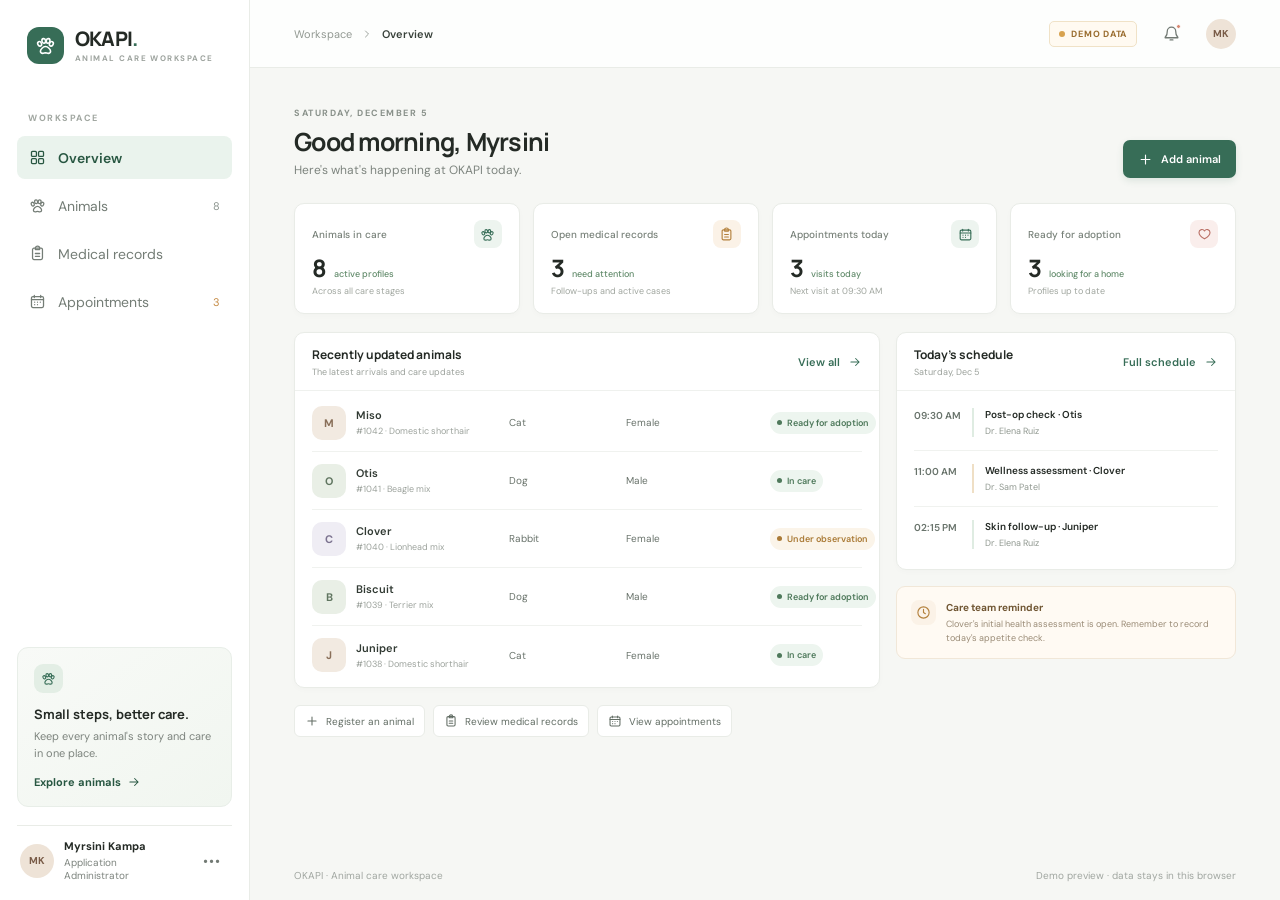
<file: Front-UI/index.html>
<!doctype html>
<html lang="en">
<head>
    <meta charset="utf-8">
    <meta content="width=device-width, initial-scale=1" name="viewport">
    <meta content="#f6f7f4" name="theme-color">
    <meta content="Every animal deserves a better tomorrow. We build the tools to make it happen." name="description">
    <title>OKAPI — Animal Care workspace</title>
    <link href="https://fonts.googleapis.com" rel="preconnect">
    <link crossorigin href="https://fonts.gstatic.com" rel="preconnect">
    <link href="https://fonts.googleapis.com/css2?family=DM+Sans:wght@400;500;600;700&family=Manrope:wght@400;500;600;700;800&display=swap"
          rel="stylesheet">
    <link href="styles.css" rel="stylesheet">
</head>
<body>
<svg aria-hidden="true" class="icon-library" xmlns="http://www.w3.org/2000/svg">
    <symbol id="i-grid" viewBox="0 0 24 24">
        <rect height="7" rx="1.5" width="7" x="3.5" y="3.5"/>
        <rect height="7" rx="1.5" width="7" x="13.5" y="3.5"/>
        <rect height="7" rx="1.5" width="7" x="3.5" y="13.5"/>
        <rect height="7" rx="1.5" width="7" x="13.5" y="13.5"/>
    </symbol>
    <symbol id="i-paw" viewBox="0 0 24 24">
        <path d="M12 13.2c-2.8 0-5.8 3.2-5.8 5.5 0 1.5 1.2 2.3 2.7 2.3 1.2 0 2-.6 3.1-.6s1.9.6 3.1.6c1.5 0 2.7-.8 2.7-2.3 0-2.3-3-5.5-5.8-5.5Z"/>
        <ellipse cx="5.3" cy="10.1" rx="2.1" ry="2.7" transform="rotate(-25 5.3 10.1)"/>
        <ellipse cx="10" cy="6.8" rx="2.1" ry="2.7" transform="rotate(-8 10 6.8)"/>
        <ellipse cx="15" cy="6.8" rx="2.1" ry="2.7" transform="rotate(8 15 6.8)"/>
        <ellipse cx="18.7" cy="10.1" rx="2.1" ry="2.7" transform="rotate(25 18.7 10.1)"/>
    </symbol>
    <symbol id="i-clipboard" viewBox="0 0 24 24">
        <rect height="16" rx="2" width="14" x="5" y="4.5"/>
        <path d="M9 4.5a3 3 0 0 1 6 0v2H9v-2ZM9 12h6M9 16h6"/>
    </symbol>
    <symbol id="i-calendar" viewBox="0 0 24 24">
        <rect height="15.5" rx="2" width="17" x="3.5" y="5"/>
        <path d="M7.5 3.5v3M16.5 3.5v3M3.5 9.5h17M8 13h.01M12 13h.01M16 13h.01M8 16.5h.01M12 16.5h.01"/>
    </symbol>
    <symbol id="i-search" viewBox="0 0 24 24">
        <circle cx="10.8" cy="10.8" r="6.8"/>
        <path d="m16 16 4.5 4.5"/>
    </symbol>
    <symbol id="i-plus" viewBox="0 0 24 24">
        <path d="M12 5v14M5 12h14"/>
    </symbol>
    <symbol id="i-arrow" viewBox="0 0 24 24">
        <path d="M5 12h14M13 6l6 6-6 6"/>
    </symbol>
    <symbol id="i-bell" viewBox="0 0 24 24">
        <path d="M18 9a6 6 0 0 0-12 0c0 7-3 7-3 9h18c0-2-3-2-3-9ZM10 21h4"/>
    </symbol>
    <symbol id="i-chevron" viewBox="0 0 24 24">
        <path d="m9 18 6-6-6-6"/>
    </symbol>
    <symbol id="i-clock" viewBox="0 0 24 24">
        <circle cx="12" cy="12" r="9"/>
        <path d="M12 7v5l3 2"/>
    </symbol>
    <symbol id="i-heart" viewBox="0 0 24 24">
        <path d="M20.8 8.7c0 5.1-8.8 10.2-8.8 10.2S3.2 13.8 3.2 8.7a4.7 4.7 0 0 1 8.8-2.3 4.7 4.7 0 0 1 8.8 2.3Z"/>
    </symbol>
    <symbol id="i-menu" viewBox="0 0 24 24">
        <path d="M4 7h16M4 12h16M4 17h16"/>
    </symbol>
    <symbol id="i-close" viewBox="0 0 24 24">
        <path d="m6 6 12 12M18 6 6 18"/>
    </symbol>
</svg>

<div class="app-shell">
    <aside class="sidebar" id="sidebar">
        <a aria-label="OKAPI home" class="brand" data-page="dashboard" href="#">
            <span class="brand-mark"><svg class="icon"><use href="#i-paw"/></svg></span>
            <span class="brand-name">OKAPI<span>.</span><small>ANIMAL CARE WORKSPACE</small></span>
        </a>

        <div class="nav-caption">WORKSPACE</div>
        <nav aria-label="Main navigation" class="primary-nav">
            <button class="nav-item is-active" data-page="dashboard">
                <svg class="icon">
                    <use href="#i-grid"/>
                </svg>
                <span>Overview</span></button>
            <button class="nav-item" data-page="animals">
                <svg class="icon">
                    <use href="#i-paw"/>
                </svg>
                <span>Animals</span><span class="nav-count" id="nav-animal-count">8</span></button>
            <button class="nav-item" data-page="medical">
                <svg class="icon">
                    <use href="#i-clipboard"/>
                </svg>
                <span>Medical records</span></button>
            <button class="nav-item" data-page="appointments">
                <svg class="icon">
                    <use href="#i-calendar"/>
                </svg>
                <span>Appointments</span><span class="nav-count nav-count-warm">3</span></button>
        </nav>

        <div class="sidebar-bottom">
            <div class="care-card">
                <div class="care-card-icon">
                    <svg class="icon">
                        <use href="#i-paw"/>
                    </svg>
                </div>
                <p class="care-card-title">Small steps, better care.</p>
                <p class="care-card-copy">Keep every animal's story and care in one place.</p>
                <button class="text-button" data-page="animals">Explore animals
                    <svg class="icon">
                        <use href="#i-arrow"/>
                    </svg>
                </button>
            </div>
            <div class="profile">
                <div class="avatar avatar-user">MK</div>
                <div class="profile-info"><strong>Myrsini Kampa</strong><span>Application Administrator</span></div>
                <button aria-label="Profile options" class="icon-button profile-menu">•••</button>
            </div>
        </div>
    </aside>

    <main class="main-area">
        <header class="topbar">
            <button aria-label="Open navigation" class="icon-button menu-button" id="menu-button">
                <svg class="icon">
                    <use href="#i-menu"/>
                </svg>
            </button>
            <div class="breadcrumb"><span>Workspace</span>
                <svg class="icon">
                    <use href="#i-chevron"/>
                </svg>
                <strong id="page-breadcrumb">Overview</strong></div>
            <div class="topbar-actions">
                <span class="demo-badge"><span></span> DEMO DATA</span>
                <button aria-label="Notifications" class="icon-button notification-button">
                    <svg class="icon">
                        <use href="#i-bell"/>
                    </svg>
                    <i></i></button>
                <div class="avatar avatar-user top-avatar">MK</div>
            </div>
        </header>

        <div aria-live="polite" class="page-content" id="page-content"></div>
        <footer class="page-footer"><span>OKAPI · Animal care workspace</span><span>Demo preview · data stays in this browser</span>
        </footer>
    </main>
</div>

<div class="modal-backdrop" hidden id="animal-modal">
    <section aria-labelledby="modal-title" aria-modal="true" class="modal" role="dialog">
        <div class="modal-header">
            <div><span class="eyebrow">ANIMAL INTAKE</span>
                <h2 id="modal-title">Add an animal</h2></div>
            <button aria-label="Close dialog" class="icon-button" id="close-modal">
                <svg class="icon">
                    <use href="#i-close"/>
                </svg>
            </button>
        </div>
        <p class="modal-copy">Create a profile for a new arrival. This demo saves changes in your browser only.</p>
        <form id="animal-form">
            <label class="field-label" for="animal-name">Animal name <span>*</span></label>
            <input id="animal-name" maxlength="60" name="name" placeholder="e.g. Clover" required>
            <div class="form-grid">
                <div><label class="field-label" for="animal-species">Species <span>*</span></label>
                    <select id="animal-species" name="species" required>
                        <option value="">Select species</option>
                        <option>Dog</option>
                        <option>Cat</option>
                        <option>Rabbit</option>
                        <option>Other</option>
                    </select></div>
                <div><label class="field-label" for="animal-sex">Sex</label>
                    <select id="animal-sex" name="sex">
                        <option value="">Not specified</option>
                        <option>Female</option>
                        <option>Male</option>
                    </select></div>
            </div>
            <div class="form-grid">
                <div><label class="field-label" for="animal-breed">Breed</label><input id="animal-breed" maxlength="60"
                                                                                       name="breed"
                                                                                       placeholder="e.g. Mixed"></div>
                <div><label class="field-label" for="animal-intake">Intake date</label><input id="animal-intake"
                                                                                              name="intakeDate"
                                                                                              type="date"></div>
            </div>
            <label class="field-label" for="animal-microchip">Microchip number</label>
            <input id="animal-microchip" maxlength="40" name="microchip" placeholder="Optional">
            <div class="form-actions">
                <button class="button button-quiet" id="cancel-modal" type="button">Cancel</button>
                <button class="button button-primary" type="submit">
                    <svg class="icon">
                        <use href="#i-plus"/>
                    </svg>
                    Add animal
                </button>
            </div>
        </form>
    </section>
</div>
<div aria-live="polite" class="toast" id="toast" role="status"></div>
<script src="app.js"></script>
</body>
</html>
</file>
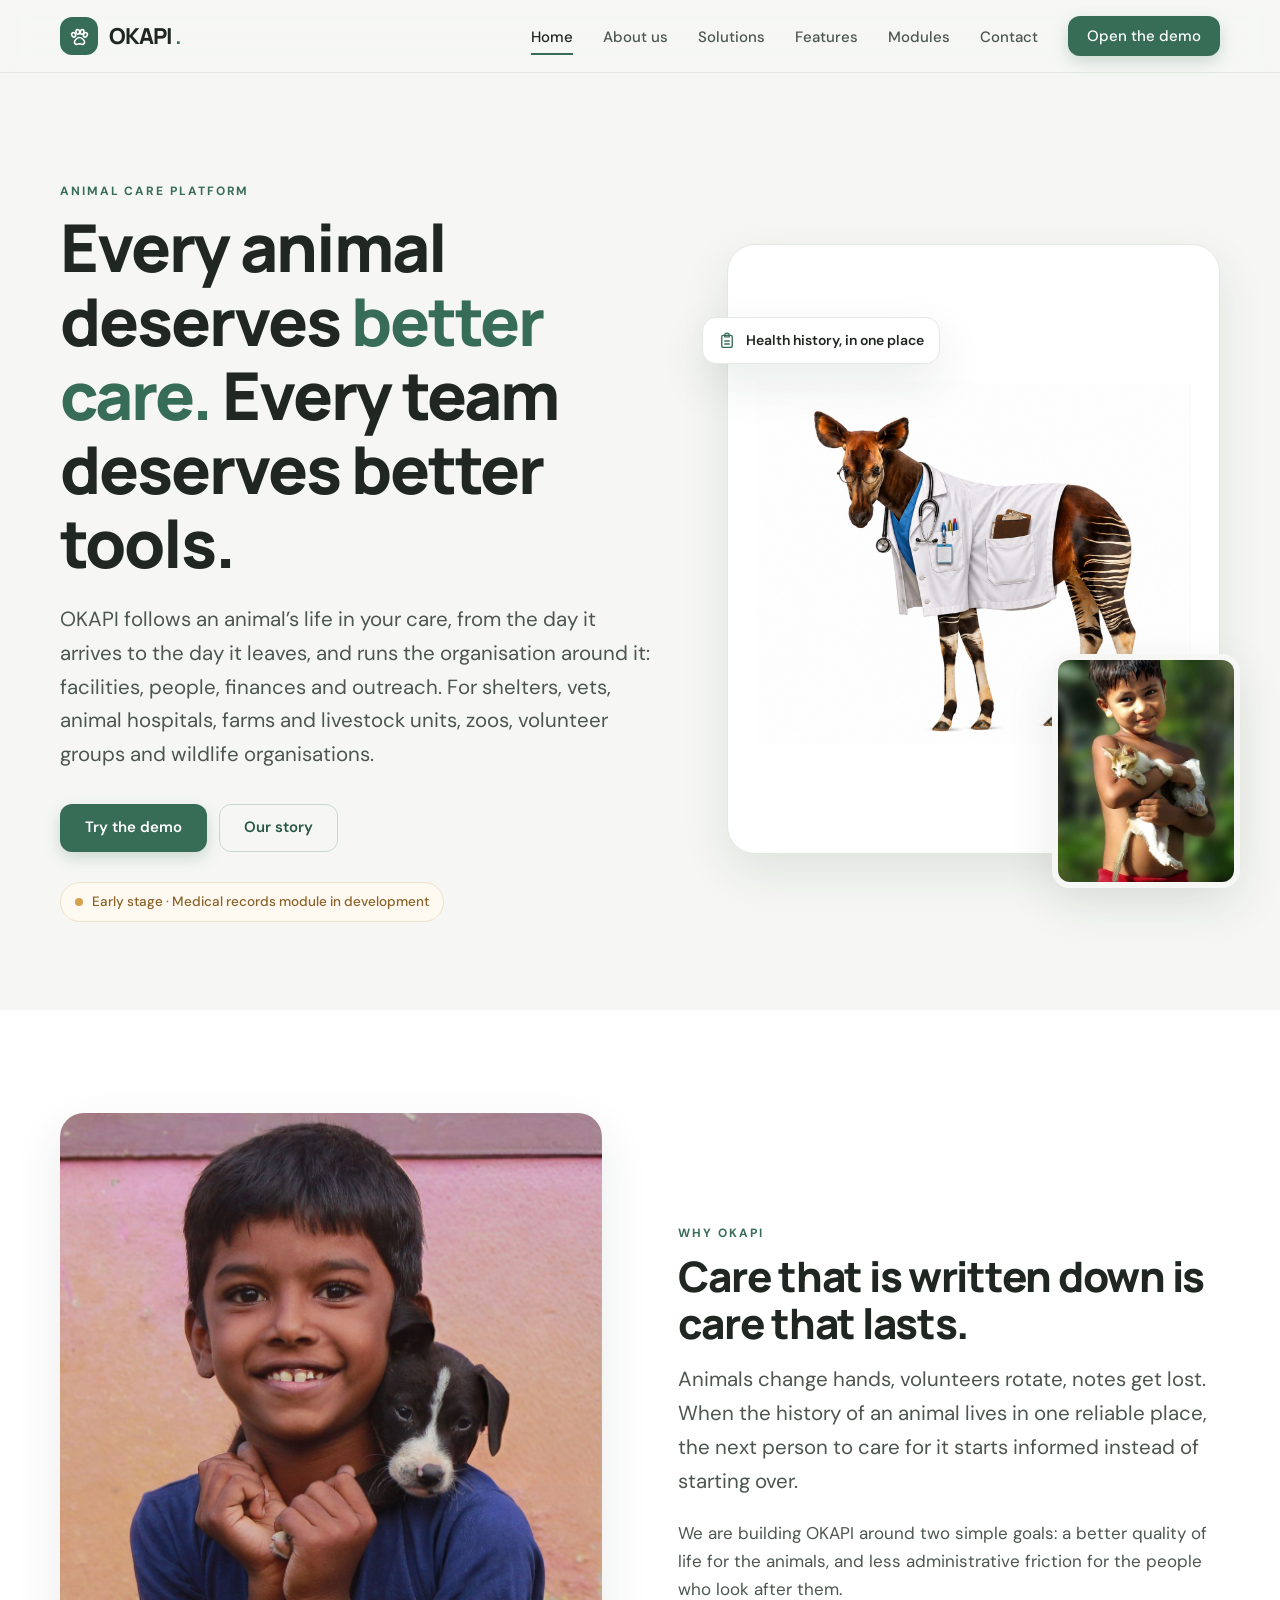
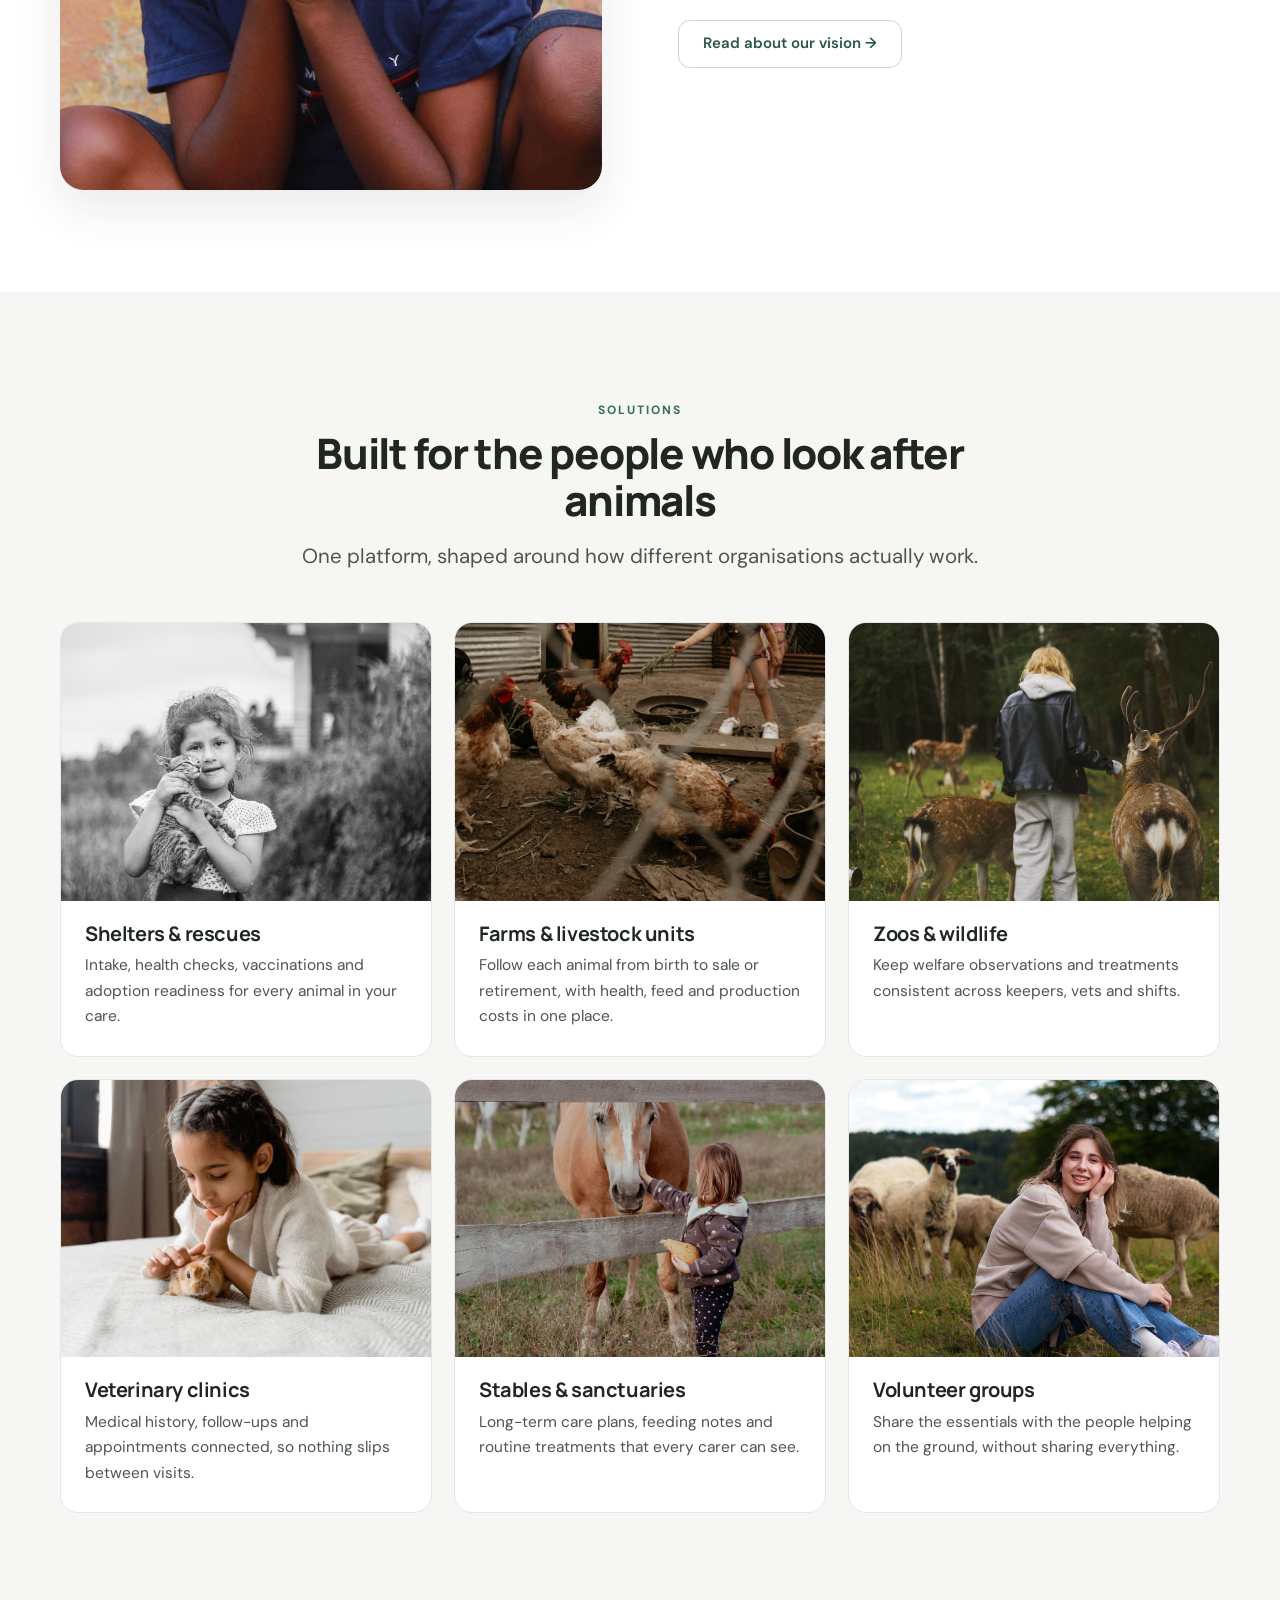
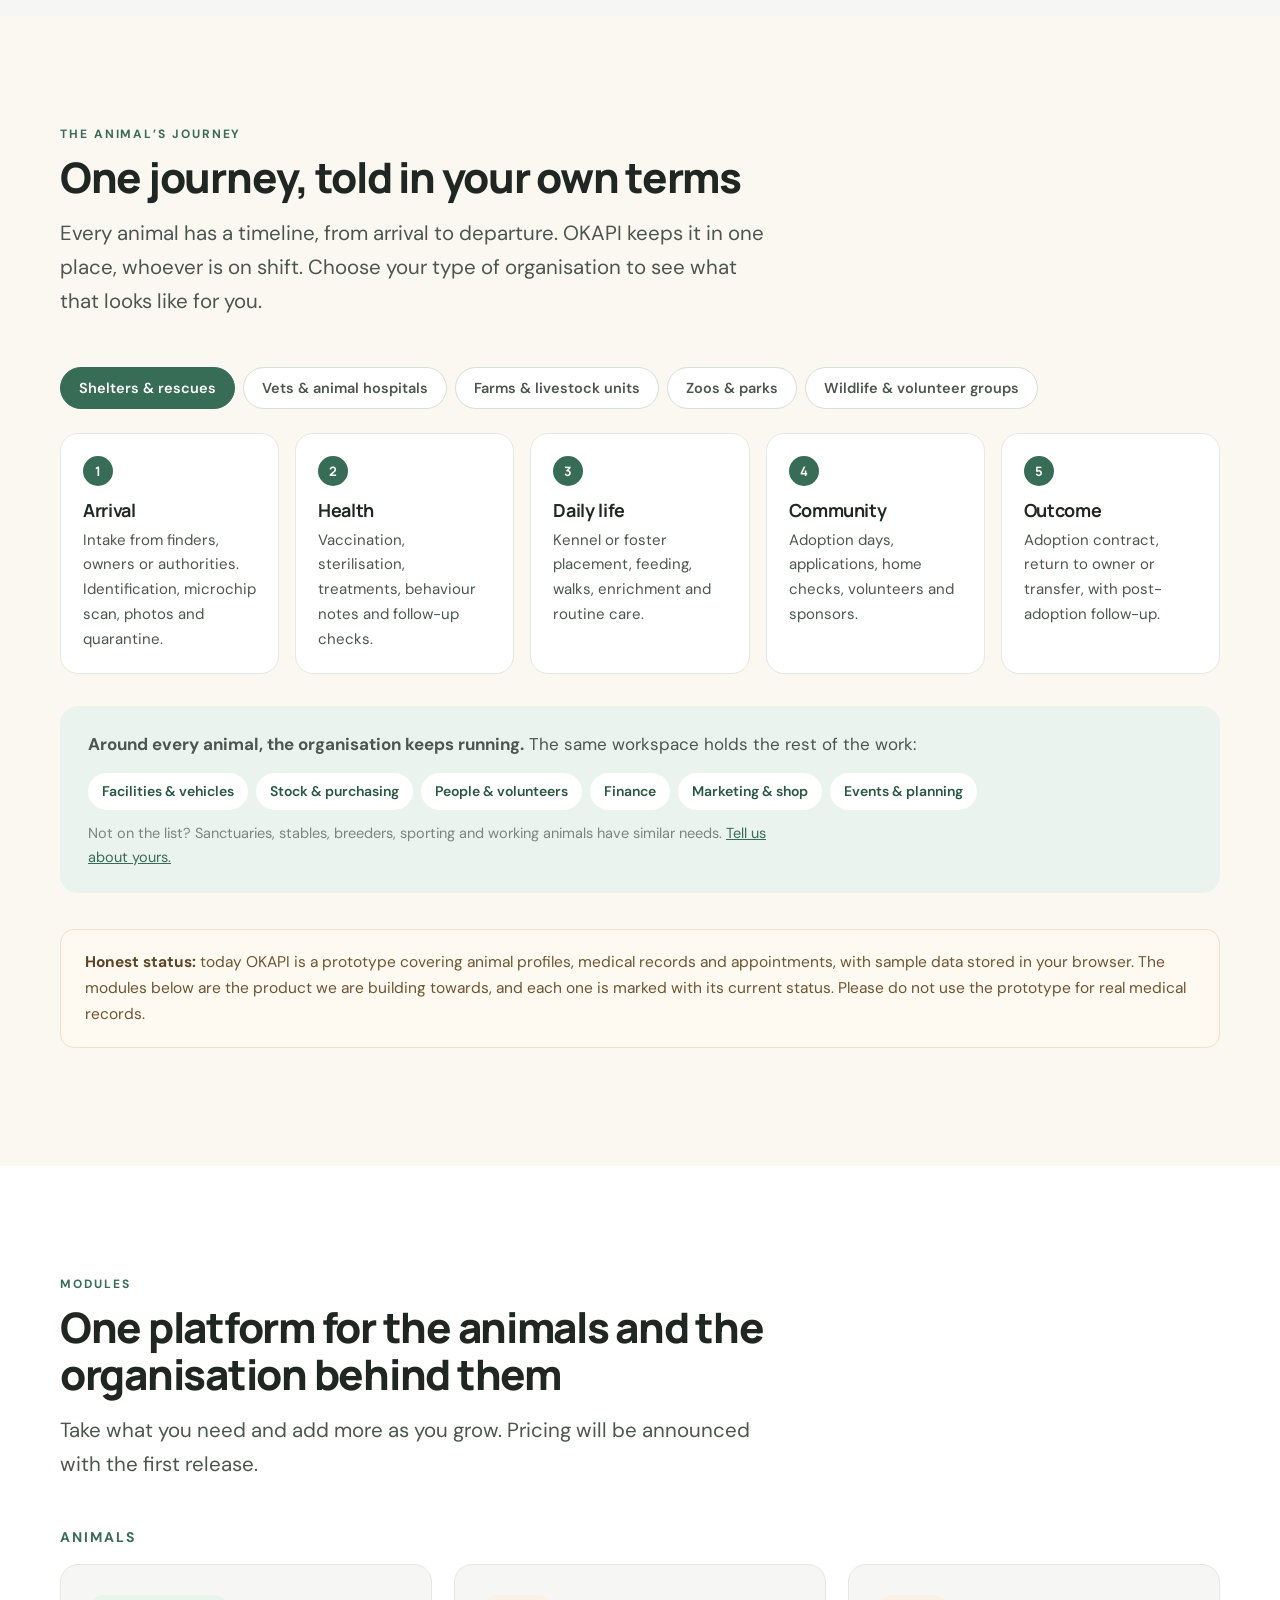
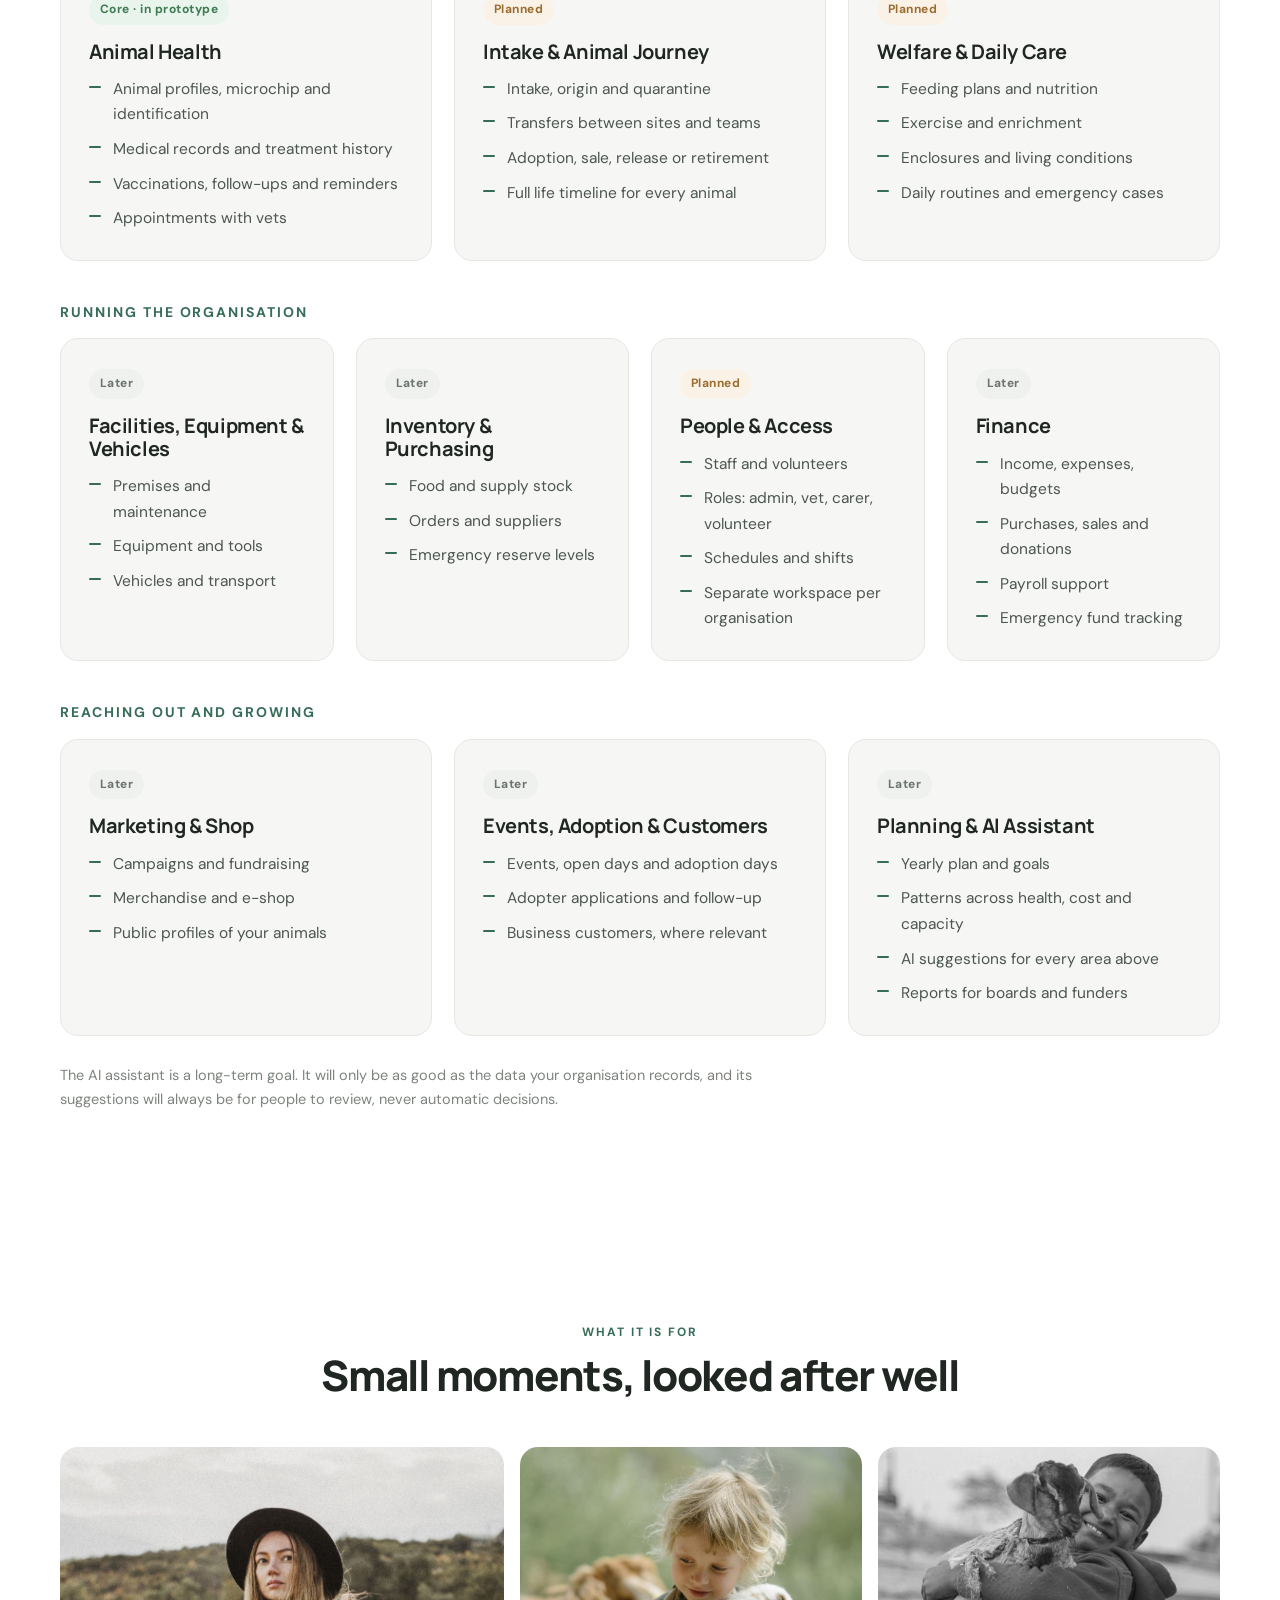
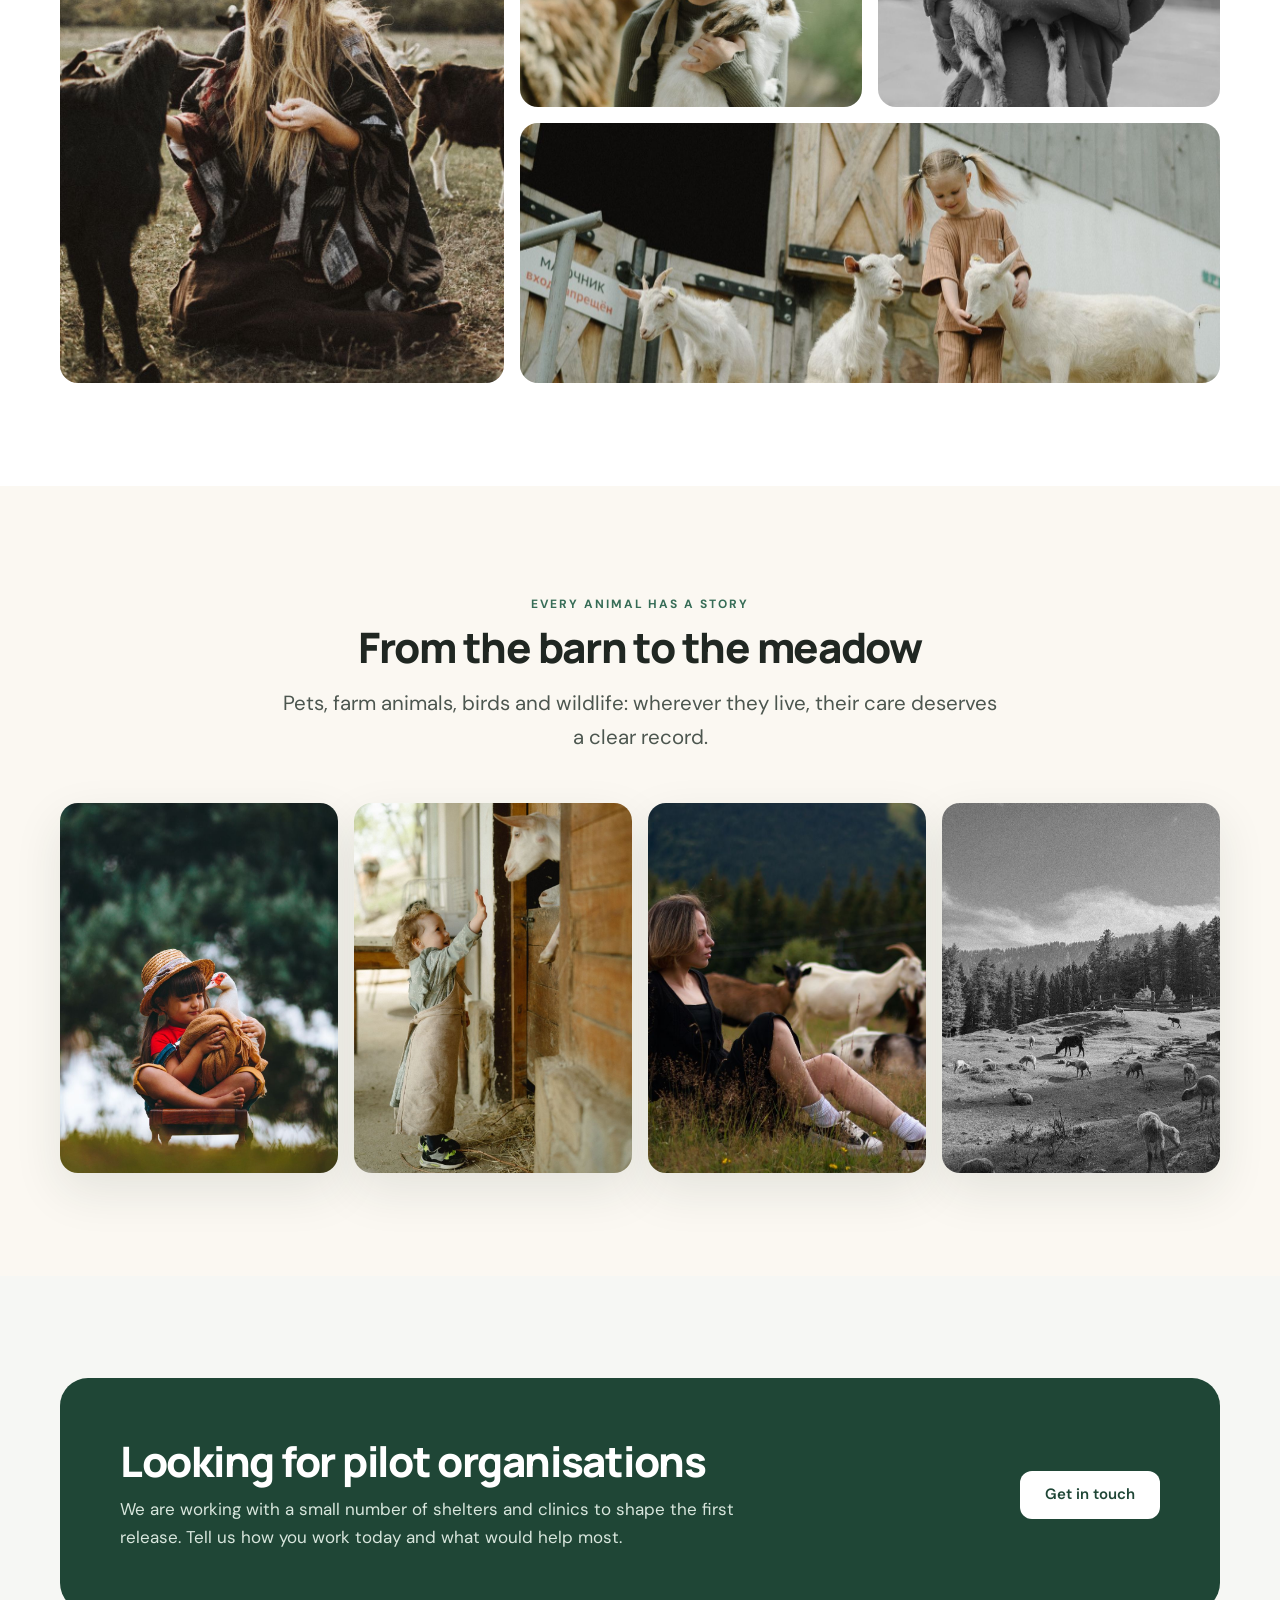
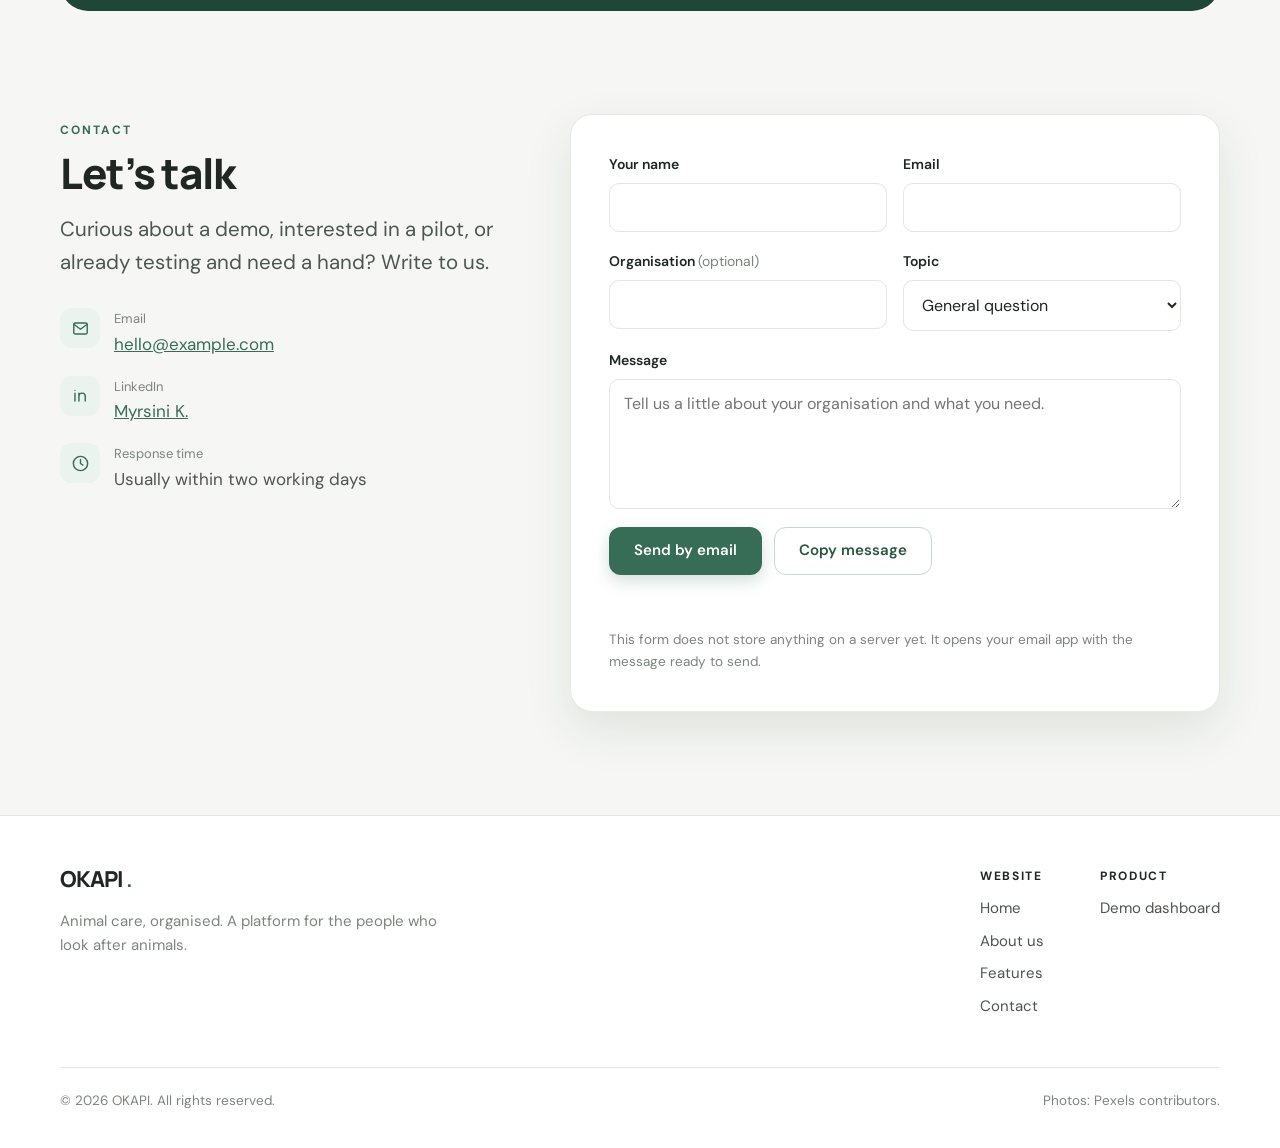
<file: okapi/index.html>
<!doctype html>
<html lang="en">
<head>
    <meta charset="utf-8">
    <meta content="width=device-width, initial-scale=1" name="viewport">
    <meta content="#f6f7f4" name="theme-color">
    <meta content="OKAPI is a care and management platform for shelters, vets, farms and wildlife organisations. Starting with medical records and animal health."
          name="description">
    <title>OKAPI — Animal care, organised</title>
    <link href="https://fonts.googleapis.com" rel="preconnect">
    <link crossorigin href="https://fonts.gstatic.com" rel="preconnect">
    <link href="https://fonts.googleapis.com/css2?family=DM+Sans:wght@400;500;600;700&family=Manrope:wght@600;700;800&display=swap"
          rel="stylesheet">
    <link href="site.css" rel="stylesheet">
</head>
<body>
<a class="skip" href="#main">Skip to content</a>

<header class="site-header">
    <div class="wrap nav">
        <a aria-label="OKAPI home" class="logo" href="index.html">
            <span class="logo-mark"><svg viewBox="0 0 24 24"><path
                    d="M12 13.2c-2.8 0-5.8 3.2-5.8 5.5 0 1.5 1.2 2.3 2.7 2.3 1.2 0 2-.6 3.1-.6s1.9.6 3.1.6c1.5 0 2.7-.8 2.7-2.3 0-2.3-3-5.5-5.8-5.5Z"/><ellipse
                    cx="5.3" cy="10.1" rx="2.1" ry="2.7" transform="rotate(-25 5.3 10.1)"/><ellipse cx="10" cy="6.8"
                                                                                                    rx="2.1" ry="2.7"
                                                                                                    transform="rotate(-8 10 6.8)"/><ellipse
                    cx="15" cy="6.8" rx="2.1" ry="2.7" transform="rotate(8 15 6.8)"/><ellipse cx="18.7" cy="10.1"
                                                                                              rx="2.1" ry="2.7"
                                                                                              transform="rotate(25 18.7 10.1)"/></svg></span>
            OKAPI<b>.</b>
        </a>
        <button aria-expanded="false" aria-label="Menu" class="nav-toggle">
            <svg viewBox="0 0 24 24">
                <path d="M4 7h16M4 12h16M4 17h16"/>
            </svg>
        </button>
        <ul class="nav-links">
            <li><a aria-current="page" href="index.html">Home</a></li>
            <li><a href="about.html">About us</a></li>
            <li><a href="index.html#solutions">Solutions</a></li>
            <li><a href="index.html#features">Features</a></li>
            <li><a href="index.html#modules">Modules</a></li>
            <li><a href="index.html#contact">Contact</a></li>
            <li><a class="btn btn-primary btn-sm" href="app.html">Open the demo</a></li>
        </ul>
    </div>
</header>

<main id="main">
    <!-- HERO -->
    <section class="hero">
        <div class="wrap hero-grid">
            <div>
                <span class="eyebrow">Animal care platform</span>
                <h1>Every animal deserves <em>better care.</em> Every team deserves better tools.</h1>
                <p class="lead">OKAPI follows an animal’s life in your care, from the day it arrives to the day it
                    leaves, and runs the organisation around it: facilities, people, finances and outreach. For
                    shelters, vets, animal hospitals, farms and livestock units, zoos, volunteer groups and wildlife
                    organisations.</p>
                <div class="hero-actions">
                    <a class="btn btn-primary" href="app.html">Try the demo</a>
                    <a class="btn btn-ghost" href="about.html">Our story</a>
                </div>
                <div class="status-chip"><i></i> Early stage · Medical records module in development</div>
            </div>
            <div class="hero-art">
                <div class="hero-card"><img alt="Illustration of an okapi wearing a vet's white coat and stethoscope"
                                            height="580"
                                            src="images/okapi-vet.png" width="700"></div>
                <div class="float-note">
                    <svg viewBox="0 0 24 24">
                        <rect height="16" rx="2" width="14" x="5" y="4.5"/>
                        <path d="M9 4.5a3 3 0 0 1 6 0v2H9v-2ZM9 12h6M9 16h6"/>
                    </svg>
                    Health history, in one place
                </div>
                <img alt="A smiling boy holding a kitten" class="float-photo" loading="lazy"
                     src="images/boy-kitten.jpg">
            </div>
        </div>
    </section>

    <!-- ABOUT TEASER -->
    <section class="section section-white" id="about">
        <div class="wrap split">
            <figure class="photo tall reveal"><img alt="A boy smiling and hugging a puppy" loading="lazy"
                                                   src="images/boy-puppy.jpg"></figure>
            <div class="reveal">
                <span class="eyebrow">Why OKAPI</span>
                <h2>Care that is written down is care that lasts.</h2>
                <p class="lead">Animals change hands, volunteers rotate, notes get lost. When the history of an animal
                    lives in one reliable place, the next person to care for it starts informed instead of starting
                    over.</p>
                <p>We are building OKAPI around two simple goals: a better quality of life for the animals, and less
                    administrative friction for the people who look after them.</p>
                <p><a class="btn btn-ghost" href="about.html">Read about our vision →</a></p>
            </div>
        </div>
    </section>

    <!-- SOLUTIONS -->
    <section class="section" id="solutions">
        <div class="wrap">
            <div class="section-head center reveal">
                <span class="eyebrow">Solutions</span>
                <h2>Built for the people who look after animals</h2>
                <p class="lead">One platform, shaped around how different organisations actually work.</p>
            </div>
            <div class="cards">
                <article class="card reveal"><img alt="" loading="lazy" src="images/girl-kitten-bw.jpg"
                                                  style="object-position:50% 30%">
                    <div><h3>Shelters &amp; rescues</h3>
                        <p>Intake, health checks, vaccinations and adoption readiness for every animal in your care.</p>
                    </div>
                </article>
                <article class="card reveal"><img alt="" loading="lazy" src="images/chickens.jpg"
                                                  style="object-position:50% 70%">
                    <div><h3>Farms &amp; livestock units</h3>
                        <p>Follow each animal from birth to sale or retirement, with health, feed and production costs
                            in one place.</p></div>
                </article>
                <article class="card reveal"><img alt="" loading="lazy" src="images/deer.jpg"
                                                  style="object-position:50% 55%">
                    <div><h3>Zoos &amp; wildlife</h3>
                        <p>Keep welfare observations and treatments consistent across keepers, vets and shifts.</p>
                    </div>
                </article>
                <article class="card reveal"><img alt="" loading="lazy" src="images/girl-bunny.jpg"
                                                  style="object-position:50% 60%">
                    <div><h3>Veterinary clinics</h3>
                        <p>Medical history, follow-ups and appointments connected, so nothing slips between visits.</p>
                    </div>
                </article>
                <article class="card reveal"><img alt="" loading="lazy" src="images/girl-horse.jpg"
                                                  style="object-position:50% 40%">
                    <div><h3>Stables &amp; sanctuaries</h3>
                        <p>Long-term care plans, feeding notes and routine treatments that every carer can see.</p>
                    </div>
                </article>
                <article class="card reveal"><img alt="" loading="lazy" src="images/woman-sheep.jpg"
                                                  style="object-position:50% 30%">
                    <div><h3>Volunteer groups</h3>
                        <p>Share the essentials with the people helping on the ground, without sharing everything.</p>
                    </div>
                </article>
            </div>
        </div>
    </section>

    <!-- LIFECYCLE -->
    <section class="section section-cream" id="features">
        <div class="wrap">
            <div class="section-head reveal">
                <span class="eyebrow">The animal’s journey</span>
                <h2>One journey, told in your own terms</h2>
                <p class="lead">Every animal has a timeline, from arrival to departure. OKAPI keeps it in one place,
                    whoever is on shift. Choose your type of organisation to see what that looks like for you.</p>
            </div>
            <div aria-label="Type of organisation" class="tabs reveal" role="tablist">
                <button aria-controls="panel-shelters" aria-selected="true" class="tab is-active" id="tab-shelters"
                        role="tab" tabindex="0">Shelters &amp; rescues
                </button>
                <button aria-controls="panel-clinics" aria-selected="false" class="tab" id="tab-clinics" role="tab"
                        tabindex="-1">Vets &amp; animal hospitals
                </button>
                <button aria-controls="panel-farms" aria-selected="false" class="tab" id="tab-farms" role="tab"
                        tabindex="-1">Farms &amp; livestock units
                </button>
                <button aria-controls="panel-zoos" aria-selected="false" class="tab" id="tab-zoos" role="tab"
                        tabindex="-1">Zoos &amp; parks
                </button>
                <button aria-controls="panel-wildlife" aria-selected="false" class="tab" id="tab-wildlife" role="tab"
                        tabindex="-1">Wildlife &amp; volunteer groups
                </button>
            </div>
            <div aria-labelledby="tab-shelters" class="tab-panel" id="panel-shelters" role="tabpanel">
                <ol class="journey">
                    <li><span>1</span>
                        <h3>Arrival</h3>
                        <p>Intake from finders, owners or authorities. Identification, microchip scan, photos and
                            quarantine.</p></li>
                    <li><span>2</span>
                        <h3>Health</h3>
                        <p>Vaccination, sterilisation, treatments, behaviour notes and follow-up checks.</p></li>
                    <li><span>3</span>
                        <h3>Daily life</h3>
                        <p>Kennel or foster placement, feeding, walks, enrichment and routine care.</p></li>
                    <li><span>4</span>
                        <h3>Community</h3>
                        <p>Adoption days, applications, home checks, volunteers and sponsors.</p></li>
                    <li><span>5</span>
                        <h3>Outcome</h3>
                        <p>Adoption contract, return to owner or transfer, with post-adoption follow-up.</p></li>
                </ol>
            </div>
            <div aria-labelledby="tab-clinics" class="tab-panel" hidden id="panel-clinics" role="tabpanel">
                <ol class="journey">
                    <li><span>1</span>
                        <h3>Check-in</h3>
                        <p>Owner and patient registration, referrals and triage on arrival.</p></li>
                    <li><span>2</span>
                        <h3>Treatment</h3>
                        <p>Exam notes, tests, procedures, prescriptions and vaccinations.</p></li>
                    <li><span>3</span>
                        <h3>Hospital stay</h3>
                        <p>Wards, monitoring, medication and feeding rounds, discharge preparation.</p></li>
                    <li><span>4</span>
                        <h3>Clients</h3>
                        <p>Appointments, reminders, estimates, invoices and communication with owners.</p></li>
                    <li><span>5</span>
                        <h3>Follow-up</h3>
                        <p>Recovery checks, repeat treatments and referrals, with the full history for the next
                            visit.</p></li>
                </ol>
            </div>
            <div aria-labelledby="tab-farms" class="tab-panel" hidden id="panel-farms" role="tabpanel">
                <ol class="journey">
                    <li><span>1</span>
                        <h3>Arrival</h3>
                        <p>Births, purchases, tagging, herd or flock registers and origin.</p></li>
                    <li><span>2</span>
                        <h3>Health</h3>
                        <p>Vaccinations, treatments, vet visits, withdrawal periods and disease alerts.</p></li>
                    <li><span>3</span>
                        <h3>Daily life</h3>
                        <p>Feed and water, housing conditions, grazing, welfare checks and production notes.</p></li>
                    <li><span>4</span>
                        <h3>Business</h3>
                        <p>Costs per animal or group, supplies, labour, customers and orders.</p></li>
                    <li><span>5</span>
                        <h3>Outcome</h3>
                        <p>Sale, transfer or retirement, with the records needed for traceability and reporting.</p>
                    </li>
                </ol>
            </div>
            <div aria-labelledby="tab-zoos" class="tab-panel" hidden id="panel-zoos" role="tabpanel">
                <ol class="journey">
                    <li><span>1</span>
                        <h3>Acquisition</h3>
                        <p>Arrivals, transfers between institutions, breeding records and identification.</p></li>
                    <li><span>2</span>
                        <h3>Health</h3>
                        <p>Preventive care, treatments, quarantine, vet rounds and specimen history.</p></li>
                    <li><span>3</span>
                        <h3>Daily life</h3>
                        <p>Diets, enrichment, enclosures, keeper notes and behaviour observations.</p></li>
                    <li><span>4</span>
                        <h3>Visitors</h3>
                        <p>Events, talks, sponsorship, adopt-an-animal programmes and shop.</p></li>
                    <li><span>5</span>
                        <h3>Movements</h3>
                        <p>Transfers, breeding loans, releases and end-of-life records.</p></li>
                </ol>
            </div>
            <div aria-labelledby="tab-wildlife" class="tab-panel" hidden id="panel-wildlife" role="tabpanel">
                <ol class="journey">
                    <li><span>1</span>
                        <h3>Rescue</h3>
                        <p>Report, location, capture and condition on arrival.</p></li>
                    <li><span>2</span>
                        <h3>Rehabilitation</h3>
                        <p>Treatment, medication, feeding plans and progress checks.</p></li>
                    <li><span>3</span>
                        <h3>Preparing for release</h3>
                        <p>Fitness, behaviour, release criteria and volunteer care shifts.</p></li>
                    <li><span>4</span>
                        <h3>Support</h3>
                        <p>Volunteers, donors, campaigns and partner clinics.</p></li>
                    <li><span>5</span>
                        <h3>Release or placement</h3>
                        <p>Release site and date, monitoring, or transfer to a sanctuary.</p></li>
                </ol>
            </div>
            <div class="around reveal">
                <p><strong>Around every animal, the organisation keeps running.</strong> The same workspace holds the
                    rest of the work:</p>
                <ul>
                    <li><a href="#modules">Facilities &amp; vehicles</a></li>
                    <li><a href="#modules">Stock &amp; purchasing</a></li>
                    <li><a href="#modules">People &amp; volunteers</a></li>
                    <li><a href="#modules">Finance</a></li>
                    <li><a href="#modules">Marketing &amp; shop</a></li>
                    <li><a href="#modules">Events &amp; planning</a></li>
                </ul>
                <p class="fine" style="margin:12px 0 0">Not on the list? Sanctuaries, stables, breeders, sporting and
                    working animals have similar needs. <a href="#contact">Tell us about yours.</a></p>
            </div>
            <p class="callout reveal" style="margin-top:36px"><strong>Honest status:</strong> today OKAPI is a prototype
                covering animal profiles, medical records and appointments, with sample data stored in your browser. The
                modules below are the product we are building towards, and each one is marked with its current status.
                Please do not use the prototype for real medical records.</p>
        </div>
    </section>

    <!-- MODULES -->
    <section class="section section-white" id="modules">
        <div class="wrap">
            <div class="section-head reveal">
                <span class="eyebrow">Modules</span>
                <h2>One platform for the animals and the organisation behind them</h2>
                <p class="lead">Take what you need and add more as you grow. Pricing will be announced with the first
                    release.</p>
            </div>

            <h3 class="group-title reveal">Animals</h3>
            <div class="modules">
                <article class="module reveal"><span class="tag live">Core · in prototype</span>
                    <h3>Animal Health</h3>
                    <ul>
                        <li>Animal profiles, microchip and identification</li>
                        <li>Medical records and treatment history</li>
                        <li>Vaccinations, follow-ups and reminders</li>
                        <li>Appointments with vets</li>
                    </ul>
                </article>
                <article class="module reveal"><span class="tag next">Planned</span>
                    <h3>Intake &amp; Animal Journey</h3>
                    <ul>
                        <li>Intake, origin and quarantine</li>
                        <li>Transfers between sites and teams</li>
                        <li>Adoption, sale, release or retirement</li>
                        <li>Full life timeline for every animal</li>
                    </ul>
                </article>
                <article class="module reveal"><span class="tag next">Planned</span>
                    <h3>Welfare &amp; Daily Care</h3>
                    <ul>
                        <li>Feeding plans and nutrition</li>
                        <li>Exercise and enrichment</li>
                        <li>Enclosures and living conditions</li>
                        <li>Daily routines and emergency cases</li>
                    </ul>
                </article>
            </div>

            <h3 class="group-title reveal">Running the organisation</h3>
            <div class="modules four">
                <article class="module reveal"><span class="tag later">Later</span>
                    <h3>Facilities, Equipment &amp; Vehicles</h3>
                    <ul>
                        <li>Premises and maintenance</li>
                        <li>Equipment and tools</li>
                        <li>Vehicles and transport</li>
                    </ul>
                </article>
                <article class="module reveal"><span class="tag later">Later</span>
                    <h3>Inventory &amp; Purchasing</h3>
                    <ul>
                        <li>Food and supply stock</li>
                        <li>Orders and suppliers</li>
                        <li>Emergency reserve levels</li>
                    </ul>
                </article>
                <article class="module reveal"><span class="tag next">Planned</span>
                    <h3>People &amp; Access</h3>
                    <ul>
                        <li>Staff and volunteers</li>
                        <li>Roles: admin, vet, carer, volunteer</li>
                        <li>Schedules and shifts</li>
                        <li>Separate workspace per organisation</li>
                    </ul>
                </article>
                <article class="module reveal"><span class="tag later">Later</span>
                    <h3>Finance</h3>
                    <ul>
                        <li>Income, expenses, budgets</li>
                        <li>Purchases, sales and donations</li>
                        <li>Payroll support</li>
                        <li>Emergency fund tracking</li>
                    </ul>
                </article>
            </div>

            <h3 class="group-title reveal">Reaching out and growing</h3>
            <div class="modules">
                <article class="module reveal"><span class="tag later">Later</span>
                    <h3>Marketing &amp; Shop</h3>
                    <ul>
                        <li>Campaigns and fundraising</li>
                        <li>Merchandise and e-shop</li>
                        <li>Public profiles of your animals</li>
                    </ul>
                </article>
                <article class="module reveal"><span class="tag later">Later</span>
                    <h3>Events, Adoption &amp; Customers</h3>
                    <ul>
                        <li>Events, open days and adoption days</li>
                        <li>Adopter applications and follow-up</li>
                        <li>Business customers, where relevant</li>
                    </ul>
                </article>
                <article class="module reveal"><span class="tag later">Later</span>
                    <h3>Planning &amp; AI Assistant</h3>
                    <ul>
                        <li>Yearly plan and goals</li>
                        <li>Patterns across health, cost and capacity</li>
                        <li>AI suggestions for every area above</li>
                        <li>Reports for boards and funders</li>
                    </ul>
                </article>
            </div>
            <p class="fine reveal">The AI assistant is a long-term goal. It will only be as good as the data your
                organisation records, and its suggestions will always be for people to review, never automatic
                decisions.</p>
        </div>
    </section>

    <!-- GALLERY -->
    <section class="section section-white">
        <div class="wrap">
            <div class="section-head center reveal">
                <span class="eyebrow">What it is for</span>
                <h2>Small moments, looked after well</h2>
            </div>
            <div class="gallery reveal">
                <img alt="A woman in a wide-brimmed hat sitting among goats in a field" loading="lazy"
                     src="images/woman-goats.jpg">
                <img alt="A child cradling a rabbit outdoors" loading="lazy" src="images/child-rabbit.jpg"
                     style="object-position:60% 40%">
                <img alt="A smiling boy hugging a young goat" loading="lazy" src="images/boy-goat-bw.jpg"
                     style="object-position:50% 30%">
                <img alt="A girl with goats in front of a barn" loading="lazy" src="images/goats-barn.jpg"
                     style="grid-column: span 2">
            </div>
        </div>
    </section>

    <!-- STORIES -->
    <section class="section section-cream">
        <div class="wrap">
            <div class="section-head center reveal">
                <span class="eyebrow">Every animal has a story</span>
                <h2>From the barn to the meadow</h2>
                <p class="lead">Pets, farm animals, birds and wildlife: wherever they live, their care deserves a clear
                    record.</p>
            </div>
            <div class="strip reveal">
                <img alt="A girl in a straw hat holding a white duck" loading="lazy" src="images/girl-duck.jpg">
                <img alt="A toddler reaching up to a goat in a barn" loading="lazy" src="images/toddler-goat.jpg">
                <img alt="A woman resting in a meadow beside goats" loading="lazy" src="images/woman-meadow.jpg"
                     style="object-position:30% 50%">
                <img alt="Sheep and cattle grazing on a mountain pasture" loading="lazy" src="images/pasture-bw.jpg"
                     style="object-position:55% 50%">
            </div>
        </div>
    </section>

    <!-- CTA -->
    <section class="section">
        <div class="wrap cta" style="margin-bottom:0">
            <div class="cta-box reveal">
                <div>
                    <h2>Looking for pilot organisations</h2>
                    <p>We are working with a small number of shelters and clinics to shape the first release. Tell us
                        how you work today and what would help most.</p>
                </div>
                <a class="btn btn-light" href="#contact">Get in touch</a>
            </div>
        </div>
    </section>

    <!-- CONTACT -->
    <section class="section" id="contact" style="padding-top:0">
        <div class="wrap contact-grid">
            <div class="reveal">
                <span class="eyebrow">Contact</span>
                <h2>Let’s talk</h2>
                <p class="lead">Curious about a demo, interested in a pilot, or already testing and need a hand? Write
                    to us.</p>
                <ul class="contact-list">
                    <li><span class="ico"><svg viewBox="0 0 24 24"><rect height="14" rx="2" width="17" x="3.5" y="5"/><path
                            d="m4 7 8 6 8-6"/></svg></span>
                        <div><small>Email</small><a data-email href="#">email</a></div>
                    </li>
                    <li><span class="ico"><svg viewBox="0 0 24 24"><path
                            d="M5 9v10M5 5.5v.01M10 19V9m0 4a4 4 0 0 1 8 0v6"/></svg></span>
                        <div><small>LinkedIn</small><a data-linkedin href="#" rel="noopener" target="_blank">Myrsini
                            K.</a></div>
                    </li>
                    <li><span class="ico"><svg viewBox="0 0 24 24"><circle cx="12" cy="12" r="9"/><path
                            d="M12 7v5l3 2"/></svg></span>
                        <div><small>Response time</small>Usually within two working days</div>
                    </li>
                </ul>
            </div>
            <form class="form reveal" id="contact-form" novalidate>
                <div class="form-row">
                    <label>Your name<input autocomplete="name" name="name" required></label>
                    <label>Email<input autocomplete="email" name="email" required type="email"></label>
                </div>
                <div class="form-row">
                    <label>Organisation <span style="font-weight:400;color:var(--muted)">(optional)</span><input
                            autocomplete="organization" name="org"></label>
                    <label>Topic
                        <select name="topic">
                            <option>General question</option>
                            <option>Interested in a demo</option>
                            <option>Pilot programme</option>
                            <option>Technical support</option>
                        </select>
                    </label>
                </div>
                <label>Message<textarea name="message" placeholder="Tell us a little about your organisation and what you need."
                                        required></textarea></label>
                <div class="form-actions">
                    <button class="btn btn-primary" type="submit">Send by email</button>
                    <button class="btn btn-ghost" id="copy-message" type="button">Copy message</button>
                </div>
                <p aria-live="polite" class="form-status" id="form-status" role="status"></p>
                <p class="form-note">This form does not store anything on a server yet. It opens your email app with the
                    message ready to send.</p>
            </form>
        </div>
    </section>
</main>

<footer class="site-footer">
    <div class="wrap">
        <div class="footer-grid">
            <div>
                <a class="logo" href="index.html">OKAPI<b>.</b></a>
                <p>Animal care, organised. A platform for the people who look after animals.</p>
            </div>
            <div class="footer-links">
                <div><h4>Website</h4><a href="index.html">Home</a><a href="about.html">About us</a><a
                        href="index.html#features">Features</a><a href="index.html#contact">Contact</a></div>
                <div><h4>Product</h4><a href="app.html">Demo dashboard</a></div>
            </div>
        </div>
        <div class="legal">
            <span>© <span data-year>2026</span> OKAPI. All rights reserved.</span>
            <span>Photos: Pexels contributors.</span>
        </div>
    </div>
</footer>
<script src="site.js"></script>
</body>
</html>
</file>
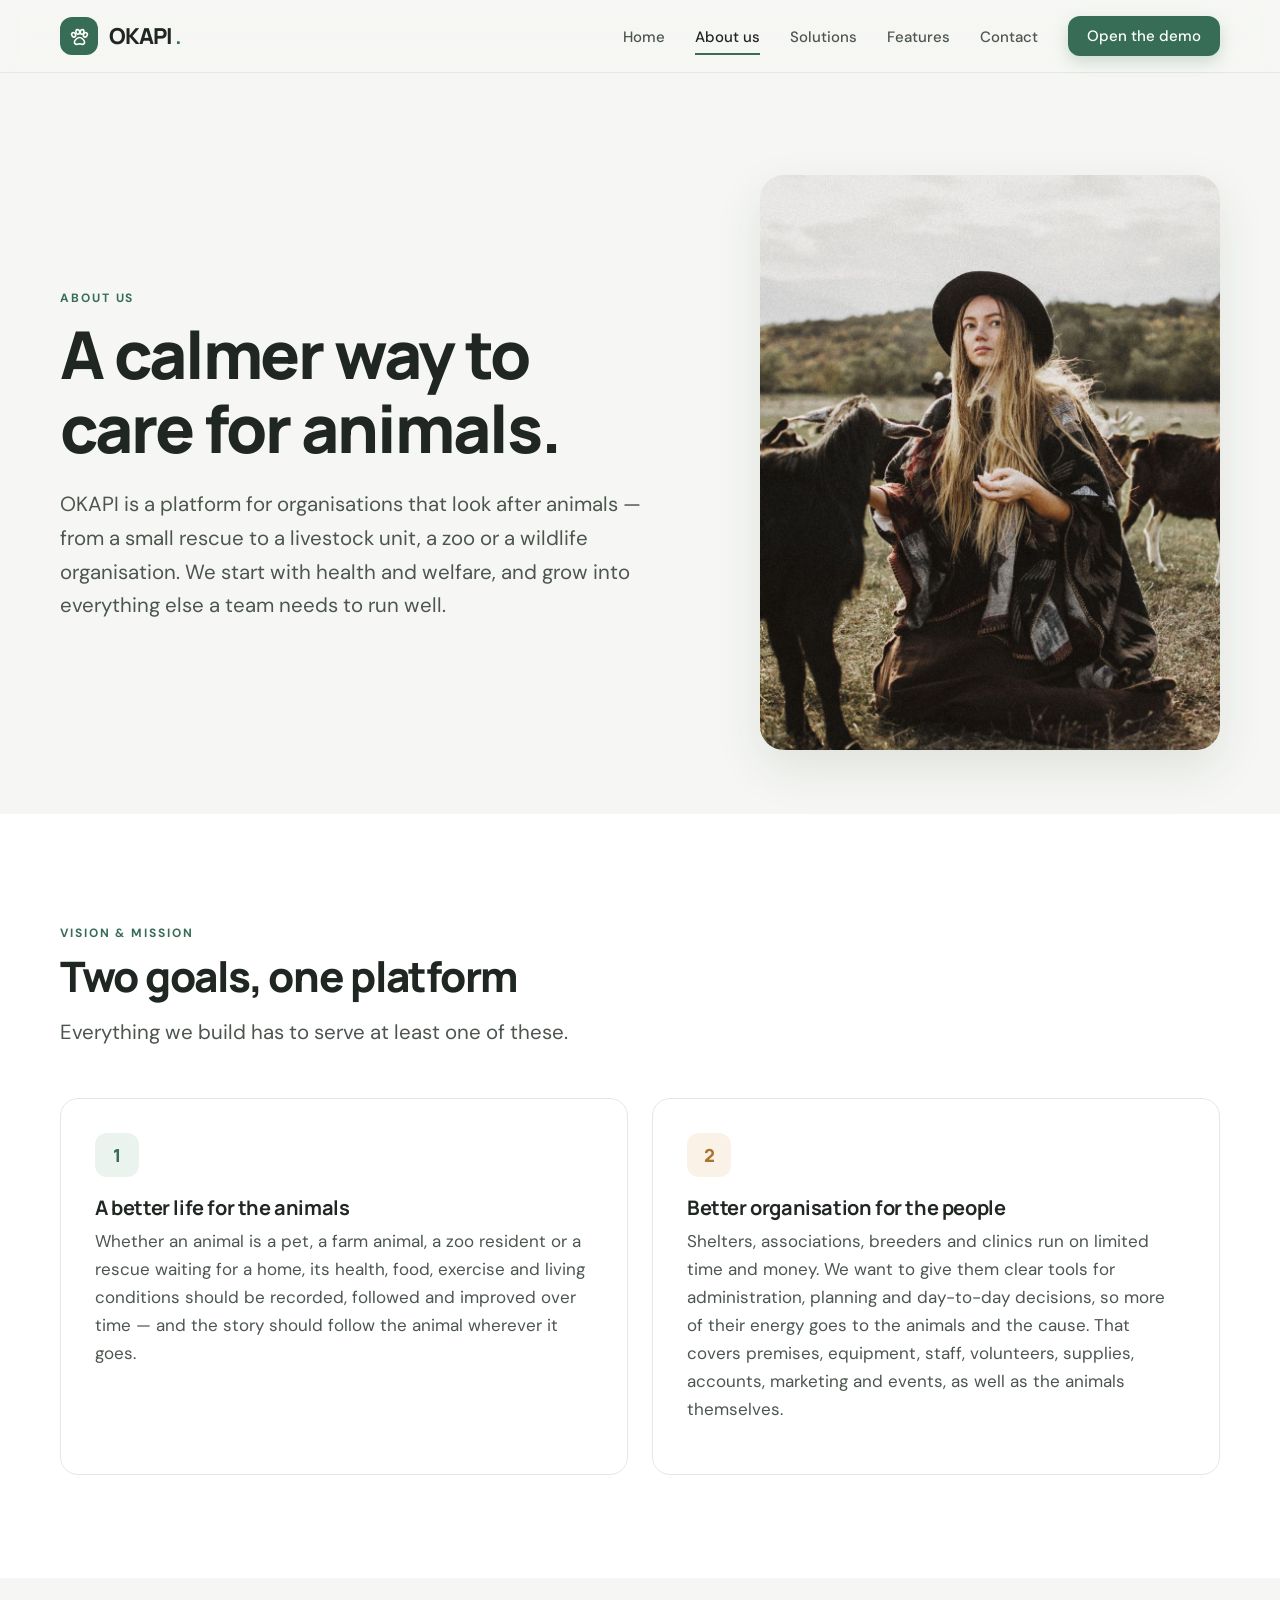
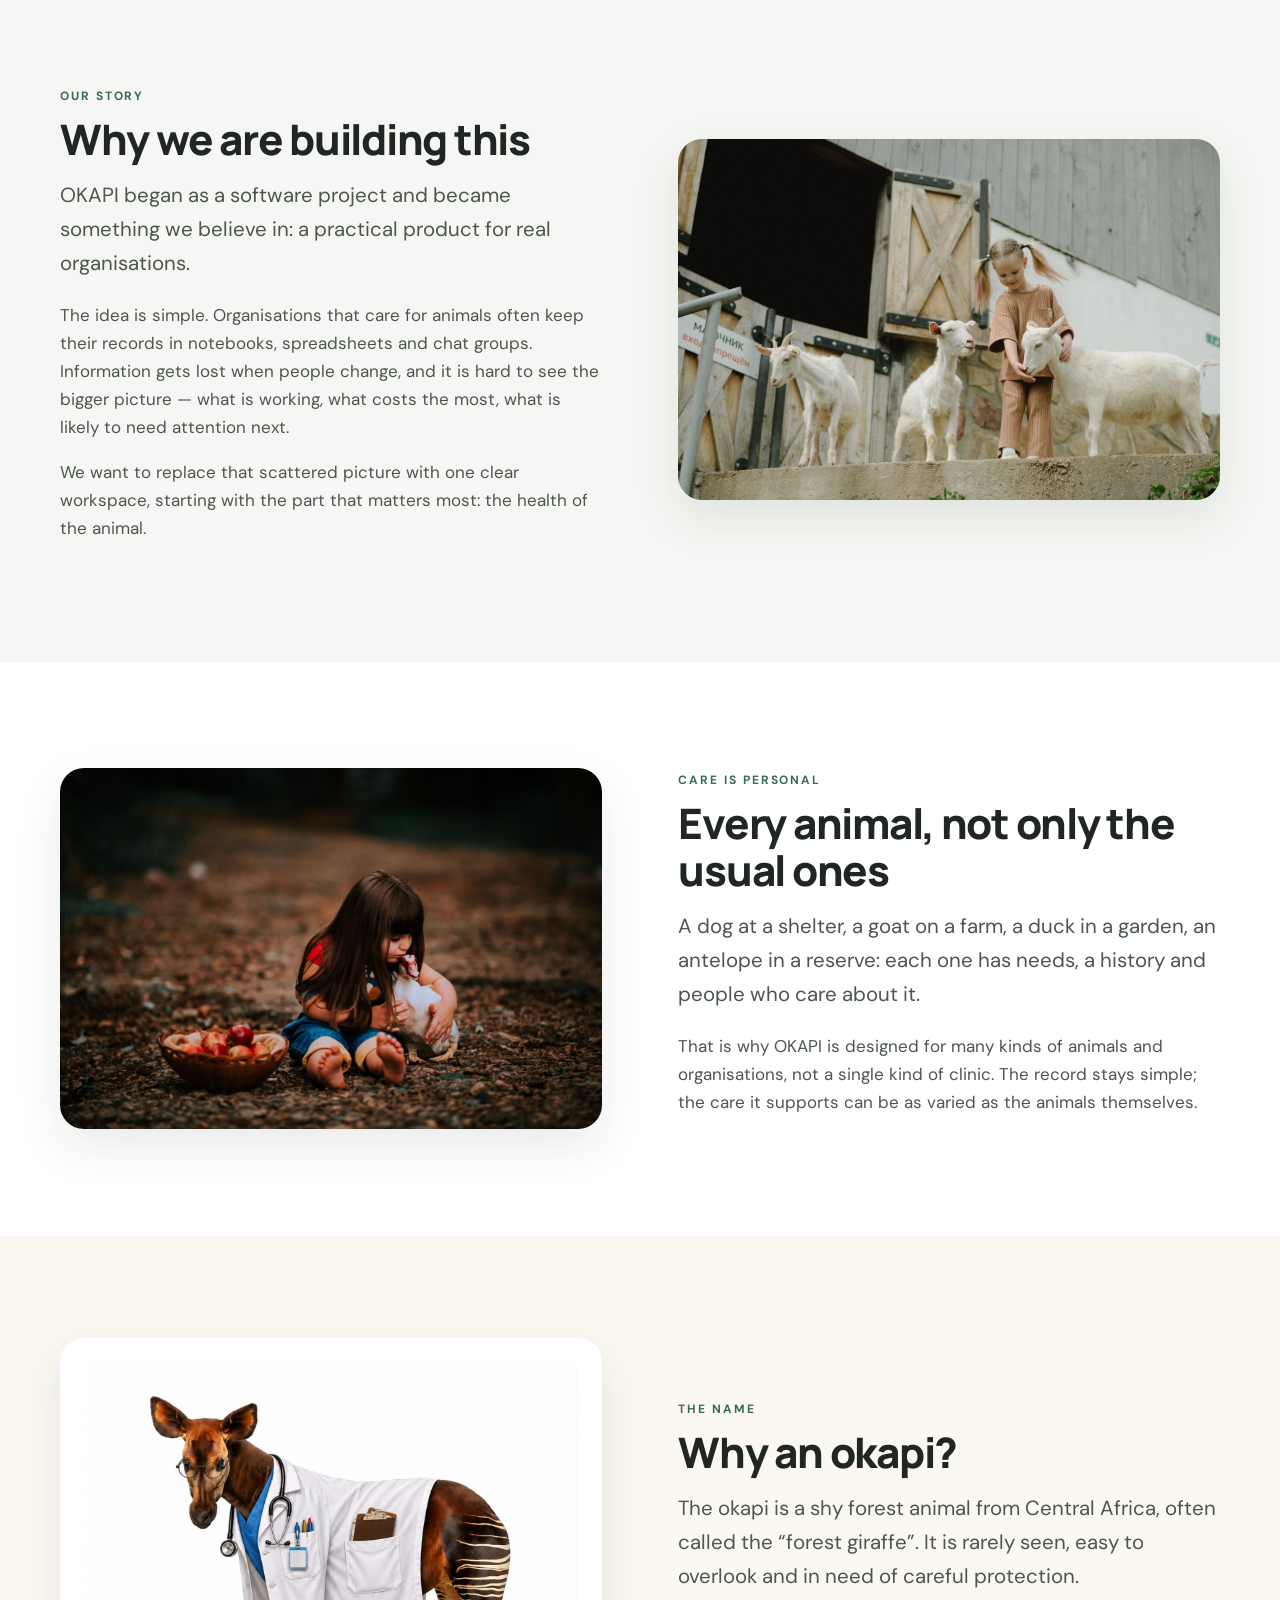
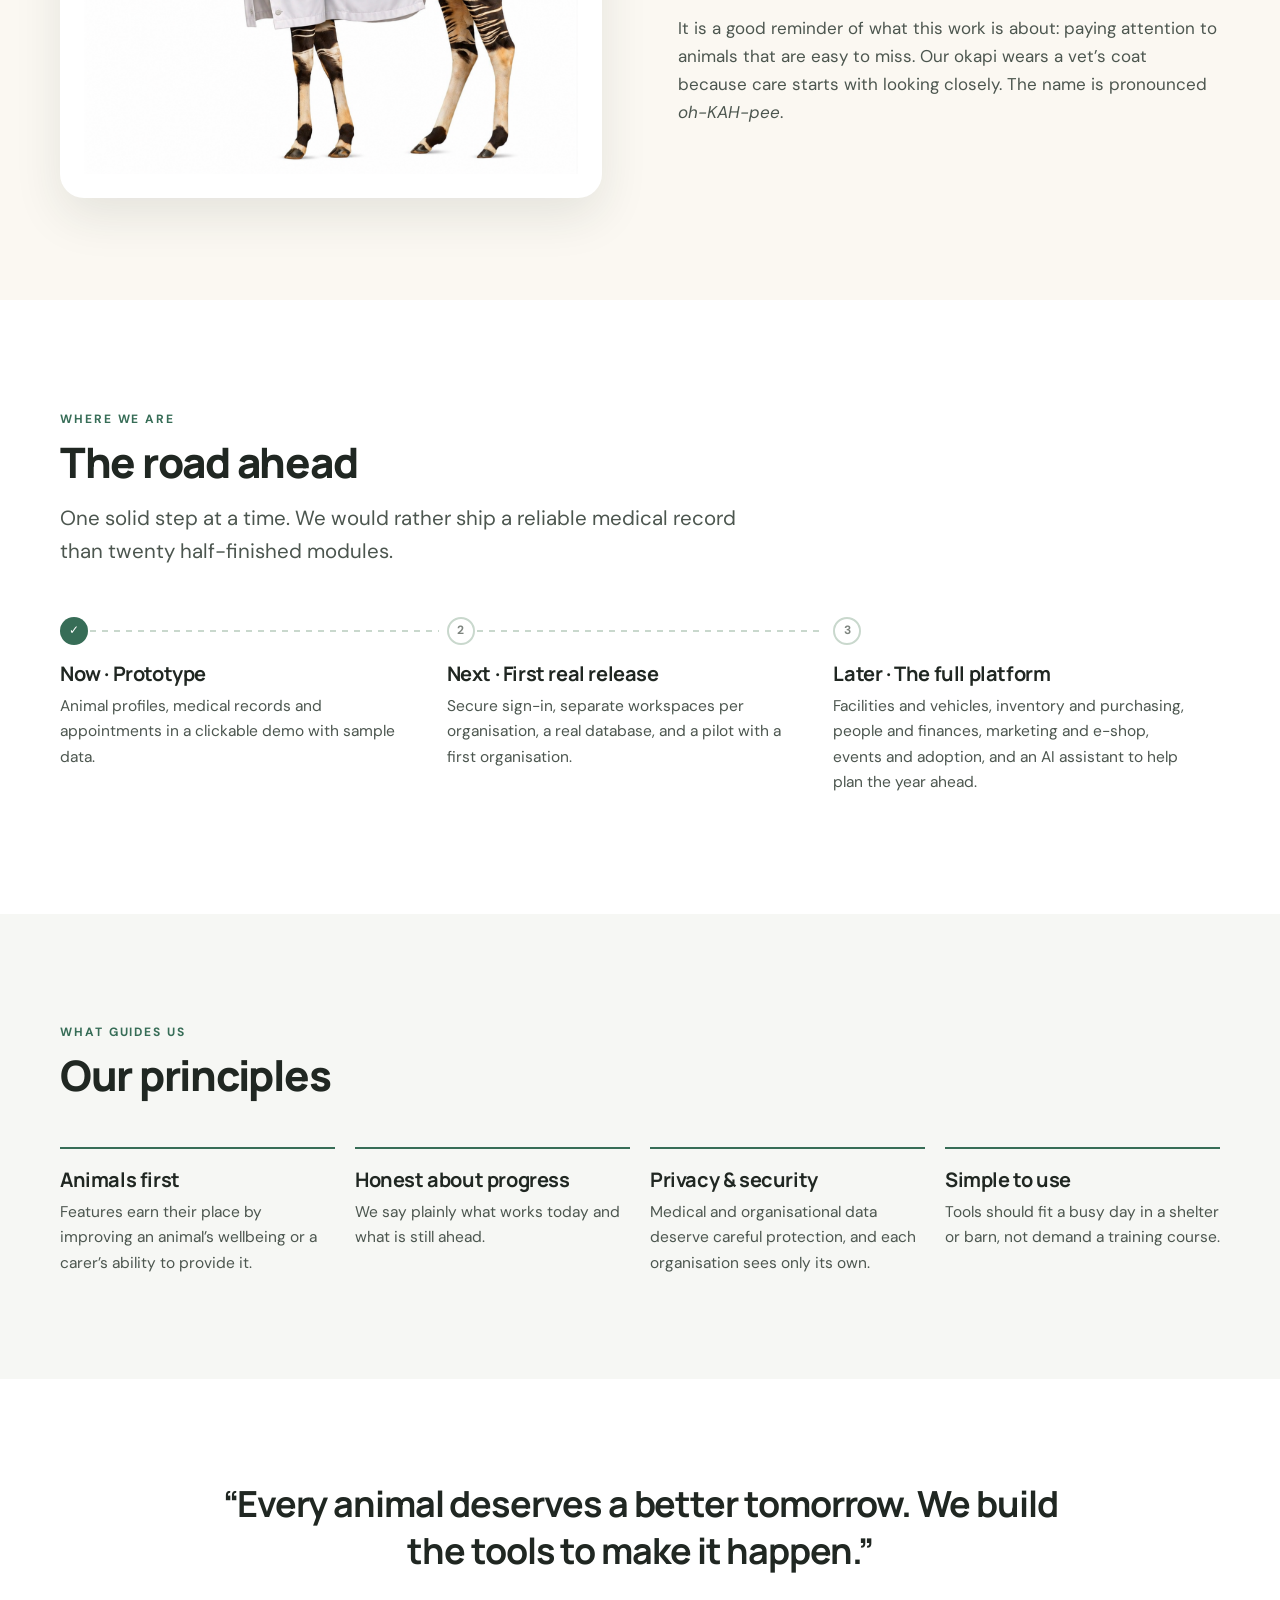
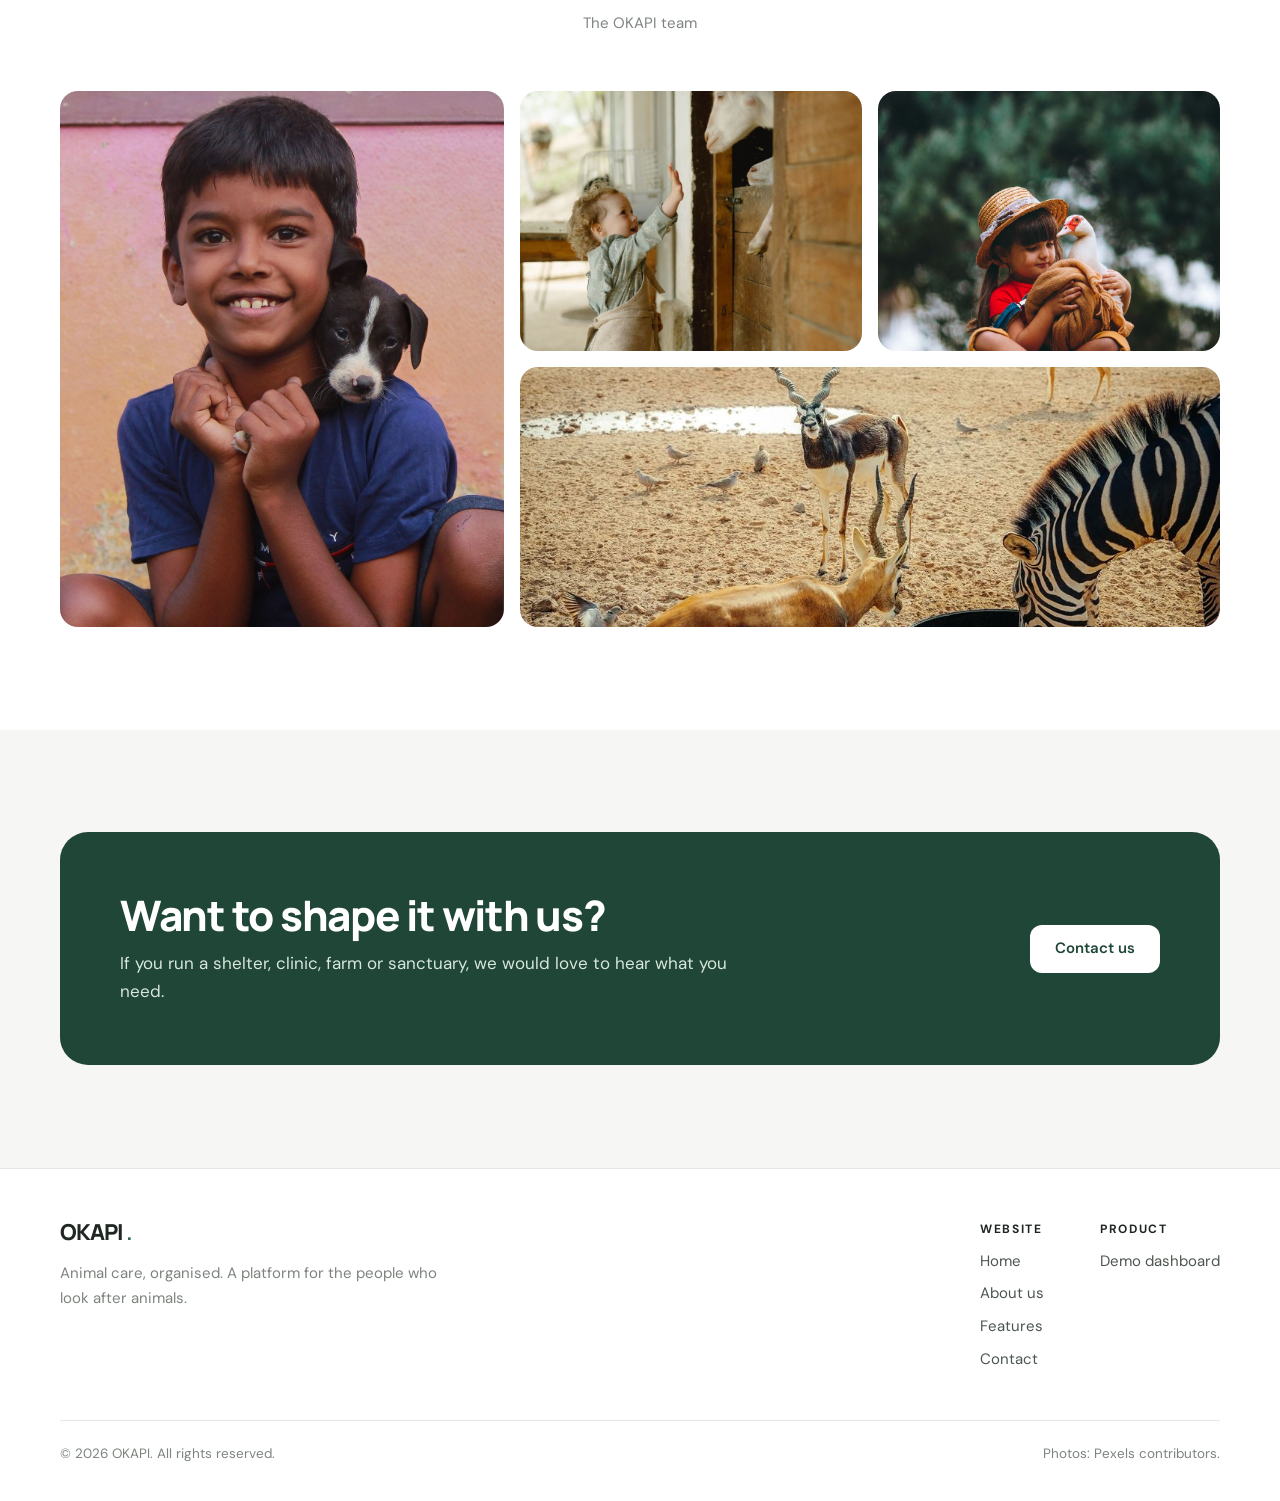
<file: okapi/about.html>
<!doctype html>
<html lang="en">
<head>
    <meta charset="utf-8">
    <meta content="width=device-width, initial-scale=1" name="viewport">
    <meta content="#f6f7f4" name="theme-color">
    <meta content="Who we are, why we are building OKAPI, and where the platform is going." name="description">
    <title>About us — OKAPI</title>
    <link href="https://fonts.googleapis.com" rel="preconnect">
    <link crossorigin href="https://fonts.gstatic.com" rel="preconnect">
    <link href="https://fonts.googleapis.com/css2?family=DM+Sans:wght@400;500;600;700&family=Manrope:wght@600;700;800&display=swap"
          rel="stylesheet">
    <link href="site.css" rel="stylesheet">
</head>
<body>
<a class="skip" href="#main">Skip to content</a>

<header class="site-header">
    <div class="wrap nav">
        <a aria-label="OKAPI home" class="logo" href="index.html">
            <span class="logo-mark"><svg viewBox="0 0 24 24"><path
                    d="M12 13.2c-2.8 0-5.8 3.2-5.8 5.5 0 1.5 1.2 2.3 2.7 2.3 1.2 0 2-.6 3.1-.6s1.9.6 3.1.6c1.5 0 2.7-.8 2.7-2.3 0-2.3-3-5.5-5.8-5.5Z"/><ellipse
                    cx="5.3" cy="10.1" rx="2.1" ry="2.7" transform="rotate(-25 5.3 10.1)"/><ellipse cx="10" cy="6.8"
                                                                                                    rx="2.1" ry="2.7"
                                                                                                    transform="rotate(-8 10 6.8)"/><ellipse
                    cx="15" cy="6.8" rx="2.1" ry="2.7" transform="rotate(8 15 6.8)"/><ellipse cx="18.7" cy="10.1"
                                                                                              rx="2.1" ry="2.7"
                                                                                              transform="rotate(25 18.7 10.1)"/></svg></span>
            OKAPI<b>.</b>
        </a>
        <button aria-expanded="false" aria-label="Menu" class="nav-toggle">
            <svg viewBox="0 0 24 24">
                <path d="M4 7h16M4 12h16M4 17h16"/>
            </svg>
        </button>
        <ul class="nav-links">
            <li><a href="index.html">Home</a></li>
            <li><a aria-current="page" href="about.html">About us</a></li>
            <li><a href="index.html#solutions">Solutions</a></li>
            <li><a href="index.html#features">Features</a></li>
            <li><a href="index.html#contact">Contact</a></li>
            <li><a class="btn btn-primary btn-sm" href="app.html">Open the demo</a></li>
        </ul>
    </div>
</header>

<main id="main">
    <!-- INTRO -->
    <section class="hero" style="padding-bottom:clamp(40px,5vw,64px)">
        <div class="wrap hero-grid">
            <div>
                <span class="eyebrow">About us</span>
                <h1>A calmer way to care for animals.</h1>
                <p class="lead">OKAPI is a platform for organisations that look after animals — from a small rescue to a
                    livestock unit, a zoo or a wildlife organisation. We start with health and welfare, and grow into
                    everything else a team needs to run well.</p>
            </div>
            <figure class="photo tall" style="max-width:460px;justify-self:end;width:100%"><img
                    alt="A woman in a hat sitting calmly among goats in a field" src="images/woman-goats.jpg"
                    style="object-position:50% 30%"></figure>
        </div>
    </section>

    <!-- VISION & MISSION -->
    <section class="section section-white">
        <div class="wrap">
            <div class="section-head reveal">
                <span class="eyebrow">Vision &amp; mission</span>
                <h2>Two goals, one platform</h2>
                <p class="lead">Everything we build has to serve at least one of these.</p>
            </div>
            <div class="pillars">
                <article class="pillar reveal">
                    <div class="num">1</div>
                    <h3>A better life for the animals</h3>
                    <p>Whether an animal is a pet, a farm animal, a zoo resident or a rescue waiting for a home, its
                        health, food, exercise and living conditions should be recorded, followed and improved over time
                        — and the story should follow the animal wherever it goes.</p>
                </article>
                <article class="pillar warm reveal">
                    <div class="num">2</div>
                    <h3>Better organisation for the people</h3>
                    <p>Shelters, associations, breeders and clinics run on limited time and money. We want to give them
                        clear tools for administration, planning and day-to-day decisions, so more of their energy goes
                        to the animals and the cause. That covers premises, equipment, staff, volunteers, supplies,
                        accounts, marketing and events, as well as the animals themselves.</p>
                </article>
            </div>
        </div>
    </section>

    <!-- STORY -->
    <section class="section">
        <div class="wrap split">
            <div class="reveal">
                <span class="eyebrow">Our story</span>
                <h2>Why we are building this</h2>
                <p class="lead">OKAPI began as a software project and became something we believe in: a practical
                    product for real organisations.</p>
                <p>The idea is simple. Organisations that care for animals often keep their records in notebooks,
                    spreadsheets and chat groups. Information gets lost when people change, and it is hard to see the
                    bigger picture — what is working, what costs the most, what is likely to need attention next.</p>
                <p>We want to replace that scattered picture with one clear workspace, starting with the part that
                    matters most: the health of the animal.</p>
            </div>
            <figure class="photo wide reveal"><img alt="A girl standing with goats outside a barn"
                                                   loading="lazy" src="images/goats-barn.jpg">
            </figure>
        </div>
    </section>

    <!-- CARE IS PERSONAL -->
    <section class="section section-white">
        <div class="wrap split">
            <figure class="photo wide reveal"><img alt="A little girl sitting on the ground gently holding a duck"
                                                   loading="lazy"
                                                   src="images/girl-duck-apples.jpg"></figure>
            <div class="reveal">
                <span class="eyebrow">Care is personal</span>
                <h2>Every animal, not only the usual ones</h2>
                <p class="lead">A dog at a shelter, a goat on a farm, a duck in a garden, an antelope in a reserve: each
                    one has needs, a history and people who care about it.</p>
                <p>That is why OKAPI is designed for many kinds of animals and organisations, not a single kind of
                    clinic. The record stays simple; the care it supports can be as varied as the animals
                    themselves.</p>
            </div>
        </div>
    </section>

    <!-- MASCOT -->
    <section class="section section-cream">
        <div class="wrap split reverse">
            <div class="reveal">
                <span class="eyebrow">The name</span>
                <h2>Why an okapi?</h2>
                <p class="lead">The okapi is a shy forest animal from Central Africa, often called the “forest giraffe”.
                    It is rarely seen, easy to overlook and in need of careful protection.</p>
                <p>It is a good reminder of what this work is about: paying attention to animals that are easy to miss.
                    Our okapi wears a vet’s coat because care starts with looking closely. The name is pronounced <em>oh-KAH-pee</em>.
                </p>
            </div>
            <figure class="photo reveal" style="background:#fff;padding:24px;box-shadow:var(--shadow)"><img
                    alt="The OKAPI mascot: an okapi in a white vet coat with a stethoscope" loading="lazy"
                    src="images/okapi-vet.png" style="object-fit:contain"></figure>
        </div>
    </section>

    <!-- ROADMAP -->
    <section class="section section-white">
        <div class="wrap">
            <div class="section-head reveal">
                <span class="eyebrow">Where we are</span>
                <h2>The road ahead</h2>
                <p class="lead">One solid step at a time. We would rather ship a reliable medical record than twenty
                    half-finished modules.</p>
            </div>
            <div class="timeline">
                <div class="step reveal">
                    <div class="dot">✓</div>
                    <h3>Now · Prototype</h3>
                    <p>Animal profiles, medical records and appointments in a clickable demo with sample data.</p></div>
                <div class="step upcoming reveal">
                    <div class="dot">2</div>
                    <h3>Next · First real release</h3>
                    <p>Secure sign-in, separate workspaces per organisation, a real database, and a pilot with a first
                        organisation.</p></div>
                <div class="step upcoming reveal">
                    <div class="dot">3</div>
                    <h3>Later · The full platform</h3>
                    <p>Facilities and vehicles, inventory and purchasing, people and finances, marketing and e-shop,
                        events and adoption, and an AI assistant to help plan the year ahead.</p></div>
            </div>
        </div>
    </section>

    <!-- VALUES -->
    <section class="section">
        <div class="wrap">
            <div class="section-head reveal">
                <span class="eyebrow">What guides us</span>
                <h2>Our principles</h2>
            </div>
            <div class="values">
                <div class="value reveal"><h3>Animals first</h3>
                    <p>Features earn their place by improving an animal’s wellbeing or a carer’s ability to provide
                        it.</p></div>
                <div class="value reveal"><h3>Honest about progress</h3>
                    <p>We say plainly what works today and what is still ahead.</p></div>
                <div class="value reveal"><h3>Privacy &amp; security</h3>
                    <p>Medical and organisational data deserve careful protection, and each organisation sees only its
                        own.</p></div>
                <div class="value reveal"><h3>Simple to use</h3>
                    <p>Tools should fit a busy day in a shelter or barn, not demand a training course.</p></div>
            </div>
        </div>
    </section>

    <!-- QUOTE + PHOTOS -->
    <section class="section section-white">
        <div class="wrap">
            <blockquote class="quote reveal">
                <p>“Every animal deserves a better tomorrow. We build the tools to make it happen.”</p>
                <cite>The OKAPI team</cite>
            </blockquote>
            <div class="gallery reveal" style="margin-top:56px">
                <img alt="A boy hugging a puppy" loading="lazy" src="images/boy-puppy.jpg"
                     style="object-position:50% 30%">
                <img alt="A toddler reaching up to a goat" loading="lazy" src="images/toddler-goat.jpg"
                     style="object-position:50% 25%">
                <img alt="A girl holding a duck" loading="lazy" src="images/girl-duck.jpg"
                     style="object-position:50% 45%">
                <img alt="Antelope and a zebra sharing a feeding area" loading="lazy" src="images/zoo.jpg"
                     style="grid-column: span 2; object-position:50% 60%">
            </div>
        </div>
    </section>

    <!-- CTA -->
    <section class="section">
        <div class="wrap cta" style="margin-bottom:0">
            <div class="cta-box reveal">
                <div>
                    <h2>Want to shape it with us?</h2>
                    <p>If you run a shelter, clinic, farm or sanctuary, we would love to hear what you need.</p>
                </div>
                <a class="btn btn-light" href="index.html#contact">Contact us</a>
            </div>
        </div>
    </section>
</main>

<footer class="site-footer">
    <div class="wrap">
        <div class="footer-grid">
            <div>
                <a class="logo" href="index.html">OKAPI<b>.</b></a>
                <p>Animal care, organised. A platform for the people who look after animals.</p>
            </div>
            <div class="footer-links">
                <div><h4>Website</h4><a href="index.html">Home</a><a href="about.html">About us</a><a
                        href="index.html#features">Features</a><a href="index.html#contact">Contact</a></div>
                <div><h4>Product</h4><a href="app.html">Demo dashboard</a></div>
            </div>
        </div>
        <div class="legal">
            <span>© <span data-year>2026</span> OKAPI. All rights reserved.</span>
            <span>Photos: Pexels contributors.</span>
        </div>
    </div>
</footer>
<script src="site.js"></script>
</body>
</html>
</file>
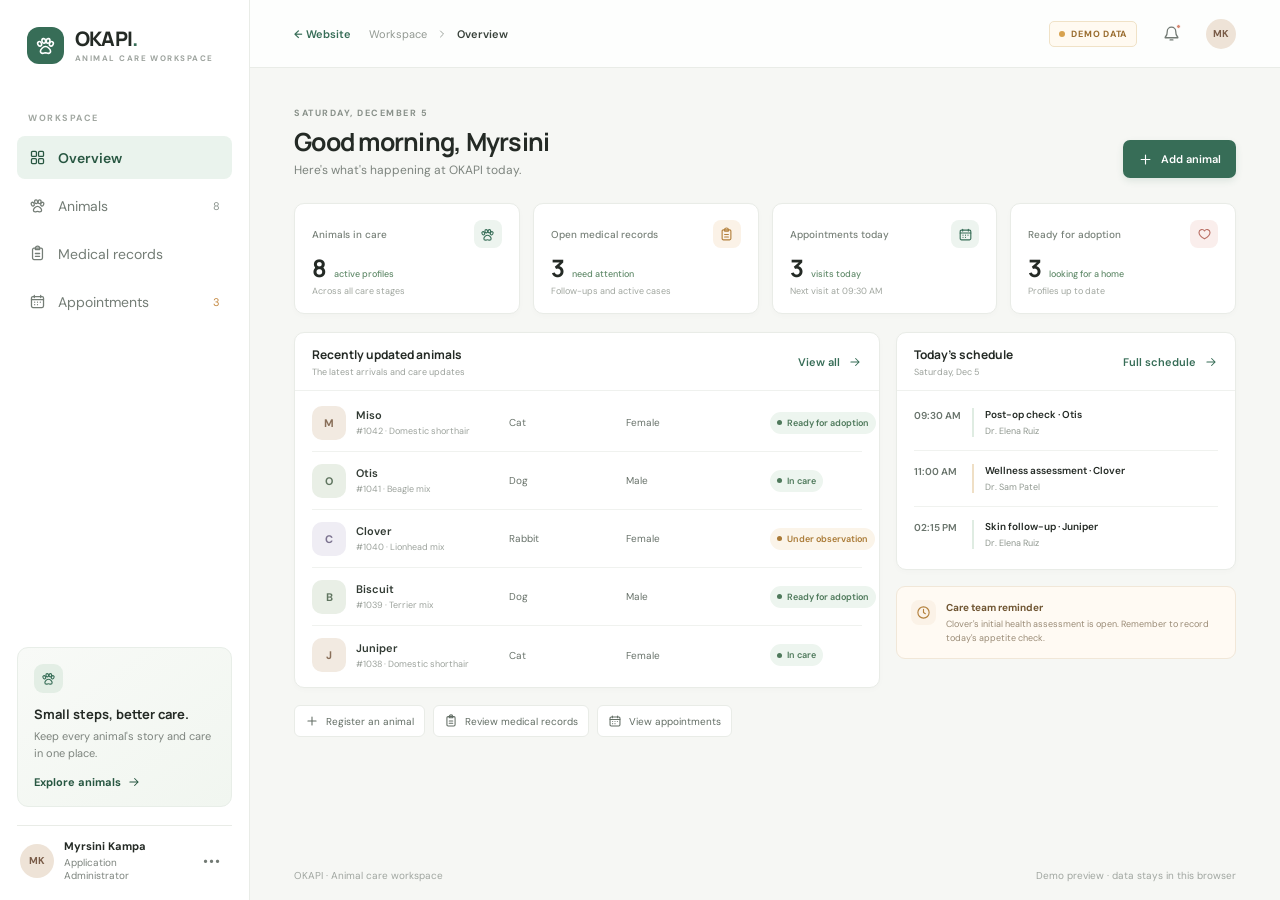
<file: okapi/app.html>
<!doctype html>
<html lang="en">
<head>
    <meta charset="utf-8">
    <meta content="width=device-width, initial-scale=1" name="viewport">
    <meta content="#f6f7f4" name="theme-color">
    <meta content="Every animal deserves a better tomorrow. We build the tools to make it happen." name="description">
    <title>OKAPI — Animal Care workspace</title>
    <link href="https://fonts.googleapis.com" rel="preconnect">
    <link crossorigin href="https://fonts.gstatic.com" rel="preconnect">
    <link href="https://fonts.googleapis.com/css2?family=DM+Sans:wght@400;500;600;700&family=Manrope:wght@400;500;600;700;800&display=swap"
          rel="stylesheet">
    <link href="styles.css" rel="stylesheet">
</head>
<body>
<svg aria-hidden="true" class="icon-library" xmlns="http://www.w3.org/2000/svg">
    <symbol id="i-grid" viewBox="0 0 24 24">
        <rect height="7" rx="1.5" width="7" x="3.5" y="3.5"/>
        <rect height="7" rx="1.5" width="7" x="13.5" y="3.5"/>
        <rect height="7" rx="1.5" width="7" x="3.5" y="13.5"/>
        <rect height="7" rx="1.5" width="7" x="13.5" y="13.5"/>
    </symbol>
    <symbol id="i-paw" viewBox="0 0 24 24">
        <path d="M12 13.2c-2.8 0-5.8 3.2-5.8 5.5 0 1.5 1.2 2.3 2.7 2.3 1.2 0 2-.6 3.1-.6s1.9.6 3.1.6c1.5 0 2.7-.8 2.7-2.3 0-2.3-3-5.5-5.8-5.5Z"/>
        <ellipse cx="5.3" cy="10.1" rx="2.1" ry="2.7" transform="rotate(-25 5.3 10.1)"/>
        <ellipse cx="10" cy="6.8" rx="2.1" ry="2.7" transform="rotate(-8 10 6.8)"/>
        <ellipse cx="15" cy="6.8" rx="2.1" ry="2.7" transform="rotate(8 15 6.8)"/>
        <ellipse cx="18.7" cy="10.1" rx="2.1" ry="2.7" transform="rotate(25 18.7 10.1)"/>
    </symbol>
    <symbol id="i-clipboard" viewBox="0 0 24 24">
        <rect height="16" rx="2" width="14" x="5" y="4.5"/>
        <path d="M9 4.5a3 3 0 0 1 6 0v2H9v-2ZM9 12h6M9 16h6"/>
    </symbol>
    <symbol id="i-calendar" viewBox="0 0 24 24">
        <rect height="15.5" rx="2" width="17" x="3.5" y="5"/>
        <path d="M7.5 3.5v3M16.5 3.5v3M3.5 9.5h17M8 13h.01M12 13h.01M16 13h.01M8 16.5h.01M12 16.5h.01"/>
    </symbol>
    <symbol id="i-search" viewBox="0 0 24 24">
        <circle cx="10.8" cy="10.8" r="6.8"/>
        <path d="m16 16 4.5 4.5"/>
    </symbol>
    <symbol id="i-plus" viewBox="0 0 24 24">
        <path d="M12 5v14M5 12h14"/>
    </symbol>
    <symbol id="i-arrow" viewBox="0 0 24 24">
        <path d="M5 12h14M13 6l6 6-6 6"/>
    </symbol>
    <symbol id="i-bell" viewBox="0 0 24 24">
        <path d="M18 9a6 6 0 0 0-12 0c0 7-3 7-3 9h18c0-2-3-2-3-9ZM10 21h4"/>
    </symbol>
    <symbol id="i-chevron" viewBox="0 0 24 24">
        <path d="m9 18 6-6-6-6"/>
    </symbol>
    <symbol id="i-clock" viewBox="0 0 24 24">
        <circle cx="12" cy="12" r="9"/>
        <path d="M12 7v5l3 2"/>
    </symbol>
    <symbol id="i-heart" viewBox="0 0 24 24">
        <path d="M20.8 8.7c0 5.1-8.8 10.2-8.8 10.2S3.2 13.8 3.2 8.7a4.7 4.7 0 0 1 8.8-2.3 4.7 4.7 0 0 1 8.8 2.3Z"/>
    </symbol>
    <symbol id="i-menu" viewBox="0 0 24 24">
        <path d="M4 7h16M4 12h16M4 17h16"/>
    </symbol>
    <symbol id="i-close" viewBox="0 0 24 24">
        <path d="m6 6 12 12M18 6 6 18"/>
    </symbol>
</svg>

<div class="app-shell">
    <aside class="sidebar" id="sidebar">
        <a aria-label="OKAPI home" class="brand" data-page="dashboard" href="#">
            <span class="brand-mark"><svg class="icon"><use href="#i-paw"/></svg></span>
            <span class="brand-name">OKAPI<span>.</span><small>ANIMAL CARE WORKSPACE</small></span>
        </a>

        <div class="nav-caption">WORKSPACE</div>
        <nav aria-label="Main navigation" class="primary-nav">
            <button class="nav-item is-active" data-page="dashboard">
                <svg class="icon">
                    <use href="#i-grid"/>
                </svg>
                <span>Overview</span></button>
            <button class="nav-item" data-page="animals">
                <svg class="icon">
                    <use href="#i-paw"/>
                </svg>
                <span>Animals</span><span class="nav-count" id="nav-animal-count">8</span></button>
            <button class="nav-item" data-page="medical">
                <svg class="icon">
                    <use href="#i-clipboard"/>
                </svg>
                <span>Medical records</span></button>
            <button class="nav-item" data-page="appointments">
                <svg class="icon">
                    <use href="#i-calendar"/>
                </svg>
                <span>Appointments</span><span class="nav-count nav-count-warm">3</span></button>
        </nav>

        <div class="sidebar-bottom">
            <div class="care-card">
                <div class="care-card-icon">
                    <svg class="icon">
                        <use href="#i-paw"/>
                    </svg>
                </div>
                <p class="care-card-title">Small steps, better care.</p>
                <p class="care-card-copy">Keep every animal's story and care in one place.</p>
                <button class="text-button" data-page="animals">Explore animals
                    <svg class="icon">
                        <use href="#i-arrow"/>
                    </svg>
                </button>
            </div>
            <div class="profile">
                <div class="avatar avatar-user">MK</div>
                <div class="profile-info"><strong>Myrsini Kampa</strong><span>Application Administrator</span></div>
                <button aria-label="Profile options" class="icon-button profile-menu">•••</button>
            </div>
        </div>
    </aside>

    <main class="main-area">
        <header class="topbar">
            <button aria-label="Open navigation" class="icon-button menu-button" id="menu-button">
                <svg class="icon">
                    <use href="#i-menu"/>
                </svg>
            </button>
            <a class="site-back" href="index.html">← Website</a>
            <div class="breadcrumb"><span>Workspace</span>
                <svg class="icon">
                    <use href="#i-chevron"/>
                </svg>
                <strong id="page-breadcrumb">Overview</strong></div>
            <div class="topbar-actions">
                <span class="demo-badge"><span></span> DEMO DATA</span>
                <button aria-label="Notifications" class="icon-button notification-button">
                    <svg class="icon">
                        <use href="#i-bell"/>
                    </svg>
                    <i></i></button>
                <div class="avatar avatar-user top-avatar">MK</div>
            </div>
        </header>

        <div aria-live="polite" class="page-content" id="page-content"></div>
        <footer class="page-footer"><span>OKAPI · Animal care workspace</span><span>Demo preview · data stays in this browser</span>
        </footer>
    </main>
</div>

<div class="modal-backdrop" hidden id="animal-modal">
    <section aria-labelledby="modal-title" aria-modal="true" class="modal" role="dialog">
        <div class="modal-header">
            <div><span class="eyebrow">ANIMAL INTAKE</span>
                <h2 id="modal-title">Add an animal</h2></div>
            <button aria-label="Close dialog" class="icon-button" id="close-modal">
                <svg class="icon">
                    <use href="#i-close"/>
                </svg>
            </button>
        </div>
        <p class="modal-copy">Create a profile for a new arrival. This demo saves changes in your browser only.</p>
        <form id="animal-form">
            <label class="field-label" for="animal-name">Animal name <span>*</span></label>
            <input id="animal-name" maxlength="60" name="name" placeholder="e.g. Clover" required>
            <div class="form-grid">
                <div><label class="field-label" for="animal-species">Species <span>*</span></label>
                    <select id="animal-species" name="species" required>
                        <option value="">Select species</option>
                        <option>Dog</option>
                        <option>Cat</option>
                        <option>Rabbit</option>
                        <option>Other</option>
                    </select></div>
                <div><label class="field-label" for="animal-sex">Sex</label>
                    <select id="animal-sex" name="sex">
                        <option value="">Not specified</option>
                        <option>Female</option>
                        <option>Male</option>
                    </select></div>
            </div>
            <div class="form-grid">
                <div><label class="field-label" for="animal-breed">Breed</label><input id="animal-breed" maxlength="60"
                                                                                       name="breed"
                                                                                       placeholder="e.g. Mixed"></div>
                <div><label class="field-label" for="animal-intake">Intake date</label><input id="animal-intake"
                                                                                              name="intakeDate"
                                                                                              type="date"></div>
            </div>
            <label class="field-label" for="animal-microchip">Microchip number</label>
            <input id="animal-microchip" maxlength="40" name="microchip" placeholder="Optional">
            <div class="form-actions">
                <button class="button button-quiet" id="cancel-modal" type="button">Cancel</button>
                <button class="button button-primary" type="submit">
                    <svg class="icon">
                        <use href="#i-plus"/>
                    </svg>
                    Add animal
                </button>
            </div>
        </form>
    </section>
</div>
<div aria-live="polite" class="toast" id="toast" role="status"></div>
<script src="app.js"></script>
</body>
</html>
</file>
<file: Front-UI/styles.css>
:root {
  color-scheme: light;
  --ink: #242a25;
  --muted: #7d847e;
  --line: #e9ece7;
  --paper: #fff;
  --canvas: #f6f7f4;
  --green: #376d57;
  --green-dark: #285742;
  --green-soft: #eaf3ed;
  --amber: #c58a43;
  --amber-soft: #fbf2e7;
  --red: #bd6258;
  --red-soft: #faeeec;
  --shadow: 0 12px 32px rgb(34 49 39 / 6%);
}

* { box-sizing: border-box; }
body { margin: 0; background: var(--canvas); color: var(--ink); font-family: "DM Sans", sans-serif; font-size: 14px; -webkit-font-smoothing: antialiased; }
button, input, select { font: inherit; }
button { color: inherit; }
.icon-library { position: absolute; width: 0; height: 0; overflow: hidden; }
.icon { width: 18px; height: 18px; fill: none; stroke: currentColor; stroke-width: 1.8; stroke-linecap: round; stroke-linejoin: round; flex: 0 0 auto; }
.app-shell { min-height: 100vh; }

.sidebar { width: 250px; position: fixed; inset: 0 auto 0 0; z-index: 20; display: flex; flex-direction: column; padding: 27px 17px 18px; background: #fff; border-right: 1px solid var(--line); }
.brand { display: flex; align-items: center; gap: 11px; padding: 0 10px; text-decoration: none; color: var(--ink); }
.brand-mark { width: 37px; height: 37px; display: grid; place-items: center; border-radius: 12px; color: #fff; background: var(--green); }
.brand-mark .icon { width: 21px; height: 21px; }
.brand-name { font: 800 20px/1 "Manrope", sans-serif; letter-spacing: -.8px; }
.brand-name > span { color: var(--green); }
.brand-name small { display: block; margin-top: 5px; font: 700 8px/1 "DM Sans", sans-serif; color: #9da39e; letter-spacing: 1.45px; }
.nav-caption { margin: 48px 11px 12px; color: #a1a7a1; font-size: 9px; font-weight: 700; letter-spacing: 1.55px; }
.primary-nav { display: grid; gap: 5px; }
.nav-item { width: 100%; height: 43px; display: flex; align-items: center; gap: 12px; padding: 0 12px; border: 0; border-radius: 8px; background: transparent; color: #747d76; text-align: left; cursor: pointer; transition: background .16s, color .16s; }
.nav-item:hover { background: #f6f8f5; color: var(--ink); }
.nav-item.is-active { color: var(--green-dark); background: var(--green-soft); font-weight: 600; }
.nav-item .icon { width: 17px; height: 17px; }
.nav-count { margin-left: auto; color: #8b948e; font-size: 11px; }
.nav-count-warm { color: var(--amber); }
.sidebar-bottom { margin-top: auto; }
.care-card { padding: 16px; border: 1px solid #e8eee8; border-radius: 11px; background: linear-gradient(145deg, #f8faf7, #f1f6f0); }
.care-card-icon { width: 29px; height: 29px; display: grid; place-items: center; border-radius: 9px; color: var(--green); background: #e3eee5; }
.care-card-icon .icon { width: 15px; height: 15px; }
.care-card-title { margin: 12px 0 5px; font: 700 13px "Manrope", sans-serif; }
.care-card-copy { margin: 0; color: var(--muted); font-size: 11px; line-height: 1.6; }
.text-button { display: inline-flex; align-items: center; gap: 6px; margin-top: 12px; padding: 0; border: 0; background: none; color: var(--green-dark); font-size: 11px; font-weight: 700; cursor: pointer; }
.text-button .icon { width: 14px; height: 14px; }
.profile { display: flex; align-items: center; gap: 10px; margin-top: 18px; padding: 13px 3px 0; border-top: 1px solid var(--line); }
.avatar { width: 34px; height: 34px; display: grid; place-items: center; flex: 0 0 auto; border-radius: 50%; font-size: 10px; font-weight: 700; }
.avatar-user { color: #795b47; background: #eee3d7; }
.profile-info { min-width: 0; display: grid; gap: 3px; }
.profile-info strong { font-size: 11px; font-weight: 700; }
.profile-info span { color: var(--muted); font-size: 10px; }
.icon-button { width: 35px; height: 35px; display: inline-grid; place-items: center; border: 0; border-radius: 8px; background: transparent; color: #727a74; cursor: pointer; }
.icon-button:hover { background: #f0f3ef; color: var(--ink); }
.profile-menu { margin-left: auto; font-size: 14px; letter-spacing: 1px; }

.main-area { min-height: 100vh; margin-left: 250px; display: flex; flex-direction: column; }
.topbar { height: 68px; display: flex; align-items: center; justify-content: space-between; padding: 0 44px; border-bottom: 1px solid var(--line); background: rgb(255 255 255 / 84%); }
.breadcrumb { display: flex; align-items: center; gap: 9px; color: #929992; font-size: 11px; }
.breadcrumb .icon { width: 12px; height: 12px; }
.breadcrumb strong { color: #38413a; font-weight: 600; }
.topbar-actions { display: flex; align-items: center; gap: 17px; }
.demo-badge { display: inline-flex; align-items: center; gap: 6px; padding: 6px 9px; border: 1px solid #f0e2c7; border-radius: 5px; color: #9a6d2f; background: #fffaf1; font-size: 9px; font-weight: 700; letter-spacing: .75px; }
.demo-badge span { width: 6px; height: 6px; border-radius: 50%; background: #d7a24f; }
.notification-button { position: relative; }
.notification-button .icon { width: 17px; height: 17px; }
.notification-button i { position: absolute; top: 8px; right: 8px; width: 5px; height: 5px; border: 1px solid white; border-radius: 50%; background: #d78871; }
.top-avatar { width: 30px; height: 30px; }
.menu-button { display: none; }
.page-content { width: min(1200px, 100%); margin: 0 auto; padding: 34px 44px 28px; flex: 1; }
.page-footer { display: flex; justify-content: space-between; padding: 13px 44px 18px; color: #a0a6a0; font-size: 10px; }

.page-heading { display: flex; justify-content: space-between; align-items: flex-end; gap: 20px; margin-bottom: 25px; }
.eyebrow { color: #89918a; font-size: 9px; font-weight: 700; letter-spacing: 1.5px; }
h1, h2, h3, p { margin-top: 0; }
h1 { margin: 7px 0 5px; font: 700 25px/1.2 "Manrope", sans-serif; letter-spacing: -.75px; }
.page-subtitle { margin: 0; color: var(--muted); font-size: 12px; }
.button { min-height: 38px; display: inline-flex; justify-content: center; align-items: center; gap: 8px; padding: 0 14px; border: 1px solid transparent; border-radius: 7px; font-size: 11px; font-weight: 600; cursor: pointer; transition: background .16s, transform .16s; }
.button:active { transform: translateY(1px); }
.button-primary { color: #fff; background: var(--green); box-shadow: 0 3px 7px rgb(55 109 87 / 13%); }
.button-primary:hover { background: var(--green-dark); }
.button-primary .icon { width: 15px; height: 15px; }
.button-quiet { color: #5d675f; background: #fff; border-color: var(--line); }
.button-quiet:hover { background: #f7f8f6; }
.button-link { min-height: auto; padding: 0; color: var(--green); border: 0; background: transparent; }
.button-link .icon { width: 14px; height: 14px; }

.stats-grid { display: grid; grid-template-columns: repeat(4, minmax(0, 1fr)); gap: 13px; margin-bottom: 18px; }
.stat-card { min-height: 105px; padding: 16px 17px; border: 1px solid var(--line); border-radius: 10px; background: var(--paper); box-shadow: 0 2px 6px rgb(34 49 39 / 2%); }
.stat-top { display: flex; align-items: center; justify-content: space-between; color: #778078; font-size: 10px; font-weight: 500; }
.stat-icon { width: 28px; height: 28px; display: grid; place-items: center; border-radius: 8px; color: var(--green); background: #edf4ef; }
.stat-icon .icon { width: 15px; height: 15px; }
.stat-icon.amber { color: #b3803c; background: var(--amber-soft); }
.stat-icon.rose { color: #ba7066; background: var(--red-soft); }
.stat-value { display: flex; align-items: baseline; gap: 8px; margin-top: 8px; font: 700 24px/1 "Manrope", sans-serif; letter-spacing: -.8px; }
.stat-trend { color: #628b6b; font: 500 9px "DM Sans", sans-serif; letter-spacing: 0; }
.stat-footnote { margin-top: 5px; color: #a0a69f; font-size: 9px; }

.content-grid { display: grid; grid-template-columns: minmax(0, 1.55fr) minmax(280px, .9fr); gap: 16px; }
.panel { overflow: hidden; border: 1px solid var(--line); border-radius: 10px; background: var(--paper); box-shadow: 0 2px 6px rgb(34 49 39 / 2%); }
.panel-header { min-height: 58px; display: flex; align-items: center; justify-content: space-between; gap: 12px; padding: 0 17px; border-bottom: 1px solid #eff1ee; }
.panel-title { margin: 0; font: 700 12px "Manrope", sans-serif; }
.panel-kicker { display: block; margin-top: 3px; color: #9ba19b; font-size: 9px; }
.panel-body { padding: 3px 17px; }
.animal-row { min-height: 58px; display: grid; grid-template-columns: minmax(135px, 1.4fr) minmax(80px, .8fr) minmax(100px, 1fr) 92px; align-items: center; gap: 10px; border-bottom: 1px solid #f0f2ef; cursor: pointer; }
.animal-row:last-child { border-bottom: 0; }
.animal-row:hover .animal-name { color: var(--green); }
.animal-person { min-width: 0; display: flex; align-items: center; gap: 10px; }
.animal-avatar { width: 34px; height: 34px; display: grid; place-items: center; border-radius: 10px; color: #607560; background: #e9efe6; font-size: 11px; font-weight: 700; }
.animal-avatar.cat { color: #896f59; background: #f2eae1; }
.animal-avatar.rabbit { color: #7b728f; background: #efedf4; }
.animal-name { overflow: hidden; color: #313a33; font-size: 11px; font-weight: 600; text-overflow: ellipsis; white-space: nowrap; transition: color .12s; }
.animal-meta { margin-top: 3px; color: #9da39d; font-size: 9px; }
.row-secondary { color: #69736b; font-size: 10px; }
.status-pill { width: fit-content; display: inline-flex; align-items: center; gap: 5px; padding: 5px 7px; border-radius: 20px; color: #4e795b; background: #edf5ef; font-size: 9px; font-weight: 600; white-space: nowrap; }
.status-pill::before { width: 5px; height: 5px; border-radius: 50%; background: currentColor; content: ""; }
.status-pill.warning { color: #aa7a36; background: #fbf4e9; }
.status-pill.neutral { color: #777e79; background: #f0f2f0; }
.panel-empty { padding: 26px 8px; color: var(--muted); text-align: center; font-size: 11px; }

.schedule-list { padding: 4px 17px 7px; }
.schedule-item { position: relative; display: grid; grid-template-columns: 47px 1fr; gap: 11px; padding: 13px 0; border-bottom: 1px solid #f0f2ef; }
.schedule-item:last-child { border-bottom: 0; }
.schedule-time { padding-top: 1px; color: #68736b; font-size: 10px; font-weight: 600; }
.schedule-details { padding-left: 11px; border-left: 2px solid #dfece2; }
.schedule-details.amber-line { border-color: #efdfc5; }
.schedule-details strong { display: block; font-size: 10px; font-weight: 600; }
.schedule-details span { display: block; margin-top: 4px; color: #909890; font-size: 9px; }
.schedule-details em { display: block; margin-top: 7px; color: #a1a69f; font-size: 9px; font-style: normal; }
.care-note { display: flex; gap: 10px; align-items: flex-start; margin-top: 16px; padding: 13px 14px; border: 1px solid #f1e7d8; border-radius: 9px; background: #fffaf3; }
.care-note .stat-icon { width: 25px; height: 25px; flex: 0 0 auto; }
.care-note strong { display: block; margin: 1px 0 4px; color: #705633; font-size: 10px; }
.care-note p { margin: 0; color: #9a8b76; font-size: 9px; line-height: 1.5; }
.quick-actions { display: flex; flex-wrap: wrap; gap: 8px; margin-top: 17px; }
.quick-action { display: inline-flex; align-items: center; gap: 7px; min-height: 32px; padding: 0 10px; border: 1px solid var(--line); border-radius: 6px; color: #626d64; background: #fff; font-size: 10px; cursor: pointer; }
.quick-action:hover { border-color: #cbd9ce; color: var(--green); background: #fbfdfb; }
.quick-action .icon { width: 14px; height: 14px; }

.toolbar { display: flex; justify-content: space-between; align-items: center; gap: 12px; margin: 0 0 14px; }
.search-box { width: min(310px, 100%); height: 36px; display: flex; align-items: center; gap: 8px; padding: 0 10px; border: 1px solid #e5e9e4; border-radius: 7px; background: white; }
.search-box .icon { width: 15px; height: 15px; color: #9aa19a; }
.search-box input { width: 100%; border: 0; outline: 0; color: var(--ink); background: transparent; font-size: 10px; }
.search-box input::placeholder { color: #a7ada7; }
.result-count { color: #9a9f9a; font-size: 10px; white-space: nowrap; }
.data-table-wrap { overflow-x: auto; }
.data-table { width: 100%; border-collapse: collapse; text-align: left; white-space: nowrap; }
.data-table th { padding: 11px 16px; border-bottom: 1px solid #edf0ec; color: #9aa19a; background: #fcfdfb; font-size: 9px; font-weight: 700; letter-spacing: .7px; text-transform: uppercase; }
.data-table td { padding: 12px 16px; border-bottom: 1px solid #f0f2ef; color: #667068; font-size: 10px; }
.data-table tr:last-child td { border-bottom: 0; }
.data-table .animal-cell { display: flex; align-items: center; gap: 9px; color: #39433b; font-size: 10px; font-weight: 600; }
.data-table .animal-avatar { width: 29px; height: 29px; border-radius: 8px; font-size: 9px; }
.table-note { display: flex; align-items: center; gap: 7px; padding: 11px 16px; border-top: 1px solid #edf0ec; color: #9ba19b; font-size: 9px; }
.table-note .icon { width: 13px; height: 13px; }
.records-list { display: grid; }
.record-item { display: grid; grid-template-columns: minmax(150px, 1.5fr) minmax(120px, 1fr) 110px 115px; gap: 15px; align-items: center; padding: 15px 18px; border-bottom: 1px solid #f0f2ef; }
.record-item:last-child { border-bottom: 0; }
.record-title { color: #354037; font-size: 11px; font-weight: 600; }
.record-ref { margin-top: 4px; color: #9ba19b; font-size: 9px; }
.record-summary { color: #778078; font-size: 10px; }
.record-date { color: #929a93; font-size: 9px; }
.appointment-list { display: grid; }
.appointment-item { display: grid; grid-template-columns: 64px minmax(150px, 1fr) minmax(145px, 1fr) 105px; gap: 13px; align-items: center; padding: 14px 18px; border-bottom: 1px solid #f0f2ef; }
.appointment-item:last-child { border-bottom: 0; }
.date-block { width: 47px; padding: 7px 0; border-radius: 7px; color: var(--green-dark); background: #edf4ef; text-align: center; }
.date-block strong { display: block; font: 700 16px "Manrope", sans-serif; }
.date-block span { display: block; margin-top: 2px; font-size: 8px; font-weight: 700; letter-spacing: .8px; text-transform: uppercase; }
.appointment-title { font-size: 10px; font-weight: 600; }
.appointment-subtitle { margin-top: 4px; color: #939b94; font-size: 9px; }

.modal-backdrop { position: fixed; inset: 0; z-index: 50; display: grid; place-items: center; padding: 20px; background: rgb(28 37 30 / 35%); backdrop-filter: blur(3px); }
.modal-backdrop[hidden] { display: none; }
.modal { width: min(440px, 100%); padding: 23px; border: 1px solid #e8ece7; border-radius: 13px; background: white; box-shadow: 0 24px 80px rgb(20 30 22 / 20%); animation: modal-in .18s ease-out; }
@keyframes modal-in { from { opacity: 0; transform: translateY(7px) scale(.99); } to { opacity: 1; transform: translateY(0) scale(1); } }
.modal-header { display: flex; align-items: flex-start; justify-content: space-between; }
.modal-header h2 { margin: 6px 0 0; font: 700 20px "Manrope", sans-serif; letter-spacing: -.5px; }
.modal-copy { margin: 11px 0 20px; color: var(--muted); font-size: 11px; line-height: 1.6; }
.field-label { display: block; margin: 13px 0 6px; color: #4e5850; font-size: 10px; font-weight: 600; }
.field-label span { color: var(--red); }
.modal input, .modal select { width: 100%; height: 37px; padding: 0 10px; border: 1px solid #e4e9e3; border-radius: 6px; outline: none; color: #39423b; background: white; font-size: 10px; }
.modal input:focus, .modal select:focus { border-color: #8eaf98; box-shadow: 0 0 0 3px rgb(95 145 109 / 10%); }
.modal input::placeholder { color: #adb3ad; }
.form-grid { display: grid; grid-template-columns: 1fr 1fr; gap: 12px; }
.form-actions { display: flex; justify-content: flex-end; gap: 8px; margin-top: 22px; padding-top: 15px; border-top: 1px solid #edf0ec; }
.toast { position: fixed; right: 24px; bottom: 24px; z-index: 60; max-width: min(360px, calc(100vw - 32px)); padding: 12px 16px; border: 1px solid #dce8df; border-radius: 8px; color: #355b42; background: #f4faf5; box-shadow: var(--shadow); font-size: 11px; opacity: 0; pointer-events: none; transform: translateY(8px); transition: opacity .2s, transform .2s; }
.toast.is-visible { opacity: 1; transform: translateY(0); }
.mobile-overlay { display: none; }

@media (max-width: 1100px) {
  .topbar { padding: 0 28px; }
  .page-content { padding-right: 28px; padding-left: 28px; }
  .page-footer { padding-right: 28px; padding-left: 28px; }
  .stats-grid { grid-template-columns: repeat(2, minmax(0, 1fr)); }
  .content-grid { grid-template-columns: 1fr; }
}
@media (max-width: 720px) {
  .sidebar { width: 250px; transform: translateX(-100%); transition: transform .2s ease; box-shadow: none; }
  .sidebar.is-open { transform: translateX(0); box-shadow: 12px 0 35px rgb(26 39 29 / 12%); }
  .mobile-overlay.is-visible { display: block; position: fixed; inset: 0; z-index: 15; background: rgb(20 29 22 / 25%); }
  .main-area { margin-left: 0; }
  .topbar { height: 58px; gap: 8px; padding: 0 15px; }
  .menu-button { display: inline-grid; }
  .breadcrumb { margin-right: auto; }
  .topbar-actions { gap: 8px; }
  .demo-badge { padding: 5px 7px; font-size: 8px; }
  .top-avatar { display: none; }
  .page-content { padding: 26px 16px 20px; }
  .page-footer { gap: 8px; padding: 10px 16px 15px; font-size: 9px; }
  .page-heading { align-items: flex-start; }
  .page-heading .button { min-height: 35px; padding: 0 10px; font-size: 10px; }
  h1 { font-size: 22px; }
  .stats-grid { gap: 9px; }
  .stat-card { min-height: 96px; padding: 12px; }
  .stat-value { font-size: 21px; }
  .animal-row { grid-template-columns: minmax(120px, 1fr) 74px 85px; gap: 6px; }
  .animal-row .row-secondary:nth-child(3) { display: none; }
  .animal-row .status-pill { font-size: 8px; }
  .record-item { grid-template-columns: minmax(130px, 1.2fr) minmax(100px, 1fr) 90px; gap: 8px; padding: 13px; }
  .record-item .record-summary { display: none; }
  .appointment-item { grid-template-columns: 50px 1fr auto; gap: 9px; padding: 13px; }
  .appointment-item > :nth-child(3) { display: none; }
  .data-table th, .data-table td { padding-right: 12px; padding-left: 12px; }
}
@media (max-width: 420px) {
  .demo-badge { letter-spacing: .35px; }
  .notification-button { width: 30px; }
  .page-heading { gap: 8px; }
  .page-heading .button { font-size: 0; gap: 0; width: 36px; padding: 0; }
  .page-heading .button .icon { width: 16px; height: 16px; }
  .stat-top { font-size: 9px; }
  .stat-icon { width: 24px; height: 24px; }
  .stat-footnote { font-size: 8px; }
  .animal-row { grid-template-columns: minmax(108px, 1fr) 68px 75px; }
  .animal-avatar { width: 29px; height: 29px; }
  .animal-person { gap: 7px; }
  .panel-header { padding: 0 12px; }
  .panel-body, .schedule-list { padding-right: 12px; padding-left: 12px; }
  .form-grid { grid-template-columns: 1fr; gap: 0; }
}
</file>
<file: okapi/site.css>
/* OKAPI public website — shares the visual language of the dashboard (styles.css tokens) */
:root {
  color-scheme: light;
  --ink: #202722;
  --body: #4c564f;
  --muted: #7d847e;
  --line: #e4e8e2;
  --paper: #fff;
  --canvas: #f6f7f4;
  --cream: #fbf8f2;
  --green: #376d57;
  --green-dark: #285742;
  --green-deep: #1f4636;
  --green-soft: #eaf3ed;
  --amber: #c58a43;
  --amber-soft: #fbf2e7;
  --radius: 18px;
  --shadow: 0 18px 48px rgb(34 49 39 / 10%);
  --wrap: 1160px;
}

* { box-sizing: border-box; }
html { scroll-behavior: smooth; }
body { margin: 0; background: var(--canvas); color: var(--body); font: 400 17px/1.65 "DM Sans", system-ui, sans-serif; -webkit-font-smoothing: antialiased; }
img { display: block; max-width: 100%; }
a { color: var(--green); }
h1, h2, h3, p { margin-top: 0; }
h1, h2, h3 { color: var(--ink); font-family: "Manrope", sans-serif; letter-spacing: -.03em; line-height: 1.12; }
h1 { font-size: clamp(38px, 5.4vw, 66px); font-weight: 800; margin-bottom: 22px; }
h2 { font-size: clamp(28px, 3.4vw, 42px); font-weight: 800; margin-bottom: 16px; }
h3 { font-size: 20px; font-weight: 700; letter-spacing: -.02em; margin-bottom: 8px; }
.wrap { width: min(var(--wrap), 100% - 48px); margin-inline: auto; }
.eyebrow { display: inline-block; margin-bottom: 14px; color: var(--green); font: 700 12px/1 "DM Sans", sans-serif; letter-spacing: .16em; text-transform: uppercase; }
.lead { font-size: clamp(18px, 1.6vw, 21px); color: var(--body); max-width: 60ch; }
.skip { position: absolute; left: -999px; top: 8px; z-index: 100; padding: 10px 14px; border-radius: 8px; background: var(--ink); color: #fff; }
.skip:focus { left: 8px; }
:focus-visible { outline: 3px solid #8eaf98; outline-offset: 3px; border-radius: 6px; }

/* header */
.site-header { position: sticky; top: 0; z-index: 40; background: rgb(246 247 244 / 88%); backdrop-filter: blur(12px); border-bottom: 1px solid var(--line); }
.nav { display: flex; align-items: center; justify-content: space-between; gap: 24px; height: 72px; }
.logo { display: inline-flex; align-items: center; gap: 11px; color: var(--ink); text-decoration: none; font: 800 22px/1 "Manrope", sans-serif; letter-spacing: -.04em; }
.logo-mark { width: 38px; height: 38px; display: grid; place-items: center; border-radius: 12px; color: #fff; background: var(--green); }
.logo-mark svg { width: 21px; height: 21px; fill: none; stroke: currentColor; stroke-width: 1.8; stroke-linecap: round; stroke-linejoin: round; }
.logo { gap: 11px; }
.logo b { color: var(--green); margin-left: -9px; }
.nav-links { display: flex; align-items: center; gap: 30px; margin: 0; padding: 0; list-style: none; }
.nav-links a { color: var(--body); text-decoration: none; font-size: 15px; font-weight: 500; padding: 6px 0; border-bottom: 2px solid transparent; }
.nav-links a.btn { color: #fff; border-bottom: 1.5px solid transparent; padding: 0 18px; }
.nav-links a.btn:hover { color: #fff; border-color: transparent; background: var(--green-dark); }
.nav-links a:hover, .nav-links a[aria-current="page"] { color: var(--ink); border-color: var(--green); }
.nav-toggle { display: none; width: 44px; height: 44px; border: 1px solid var(--line); border-radius: 10px; background: #fff; cursor: pointer; }
.nav-toggle svg { width: 20px; height: 20px; fill: none; stroke: var(--ink); stroke-width: 1.8; stroke-linecap: round; }

/* buttons */
.btn { display: inline-flex; align-items: center; justify-content: center; gap: 9px; min-height: 48px; padding: 0 24px; border: 1.5px solid transparent; border-radius: 12px; font: 600 15px/1 "DM Sans", sans-serif; text-decoration: none; cursor: pointer; transition: background .16s, transform .16s, box-shadow .16s; }
.btn:active { transform: translateY(1px); }
.btn-primary { color: #fff; background: var(--green); box-shadow: 0 6px 16px rgb(55 109 87 / 22%); }
.btn-primary:hover { background: var(--green-dark); }
.btn-ghost { color: var(--green-dark); background: transparent; border-color: #c9d8cd; }
.btn-ghost:hover { background: #fff; }
.btn-light { color: var(--green-deep); background: #fff; }
.btn-light:hover { background: var(--green-soft); }
.btn-sm { min-height: 40px; padding: 0 18px; font-size: 14px; }

/* hero */
.hero { padding: clamp(48px, 8vw, 104px) 0 clamp(56px, 7vw, 88px); overflow: hidden; }
.hero-grid { display: grid; grid-template-columns: 1.1fr .9fr; gap: clamp(32px, 5vw, 72px); align-items: center; }
.hero h1 em { font-style: normal; color: var(--green); }
.hero-actions { display: flex; flex-wrap: wrap; gap: 12px; margin-top: 32px; }
.status-chip { display: inline-flex; align-items: center; gap: 9px; margin-top: 30px; padding: 8px 14px; border: 1px solid #f0e2c7; border-radius: 999px; background: #fffaf1; color: #8a6128; font-size: 13.5px; font-weight: 500; }
.status-chip i { width: 8px; height: 8px; border-radius: 50%; background: #d7a24f; }
.hero-art { position: relative; }
.hero-card { position: relative; background-image: radial-gradient(circle at 50% 75%, var(--green-soft), #fff 70%); border-radius: 28px; background: #fff; box-shadow: var(--shadow); padding: 28px 28px 0; border: 1px solid var(--line); }
.hero-card img { width: 100%; aspect-ratio: 1.2; object-fit: contain; }
.hero-card img { position: relative; z-index: 1; mix-blend-mode: multiply; }
.float-photo { position: absolute; width: 38%; right: -4%; bottom: -34px; border-radius: 18px; border: 6px solid var(--canvas); box-shadow: var(--shadow); aspect-ratio: 4/5; object-fit: cover; z-index: 2; }
.float-note { position: absolute; left: -5%; top: 12%; z-index: 2; display: flex; align-items: center; gap: 10px; padding: 11px 15px; border-radius: 14px; background: #fff; box-shadow: var(--shadow); border: 1px solid var(--line); font-size: 14px; font-weight: 600; color: var(--ink); }
.float-note svg { width: 18px; height: 18px; fill: none; stroke: var(--green); stroke-width: 1.8; stroke-linecap: round; stroke-linejoin: round; }

/* sections */
section { scroll-margin-top: 90px; }
.section { padding: clamp(56px, 8vw, 104px) 0; }
.section-white { background: #fff; }
.section-cream { background: var(--cream); }
.section-head { max-width: 720px; margin-bottom: 48px; }
.section-head.center { margin-inline: auto; text-align: center; }
.section-head.center .lead { margin-inline: auto; }

.split { display: grid; grid-template-columns: 1fr 1fr; gap: clamp(32px, 6vw, 84px); align-items: center; }
.split.reverse > :first-child { order: 2; }
.photo { border-radius: 24px; overflow: hidden; box-shadow: var(--shadow); }
.photo img { width: 100%; height: 100%; object-fit: cover; }
.photo.tall { aspect-ratio: 4/5; }
.photo.wide { aspect-ratio: 3/2; }
.photo.square { aspect-ratio: 1; }
.photo figcaption { display: none; }
figure { margin: 0; }

.pillars { display: grid; grid-template-columns: repeat(2, 1fr); gap: 24px; }
.pillar { padding: 34px; border-radius: var(--radius); background: #fff; border: 1px solid var(--line); }
.pillar .num { display: grid; place-items: center; width: 44px; height: 44px; margin-bottom: 20px; border-radius: 12px; background: var(--green-soft); color: var(--green); font: 800 18px "Manrope", sans-serif; }
.pillar.warm .num { background: var(--amber-soft); color: #a8742f; }

.cards { display: grid; grid-template-columns: repeat(3, 1fr); gap: 22px; }
.card { overflow: hidden; border-radius: var(--radius); background: #fff; border: 1px solid var(--line); transition: transform .2s, box-shadow .2s; }
.card:hover { transform: translateY(-4px); box-shadow: var(--shadow); }
.card img { width: 100%; aspect-ratio: 4/3; object-fit: cover; }
.card div { padding: 22px 24px 26px; }
.card p { margin: 0; font-size: 15.5px; }

.features { display: grid; grid-template-columns: repeat(3, 1fr); gap: 20px; }
.feature { padding: 26px; border-radius: var(--radius); background: #fff; border: 1px solid var(--line); }
.feature p { margin: 0; font-size: 15.5px; }
.tag { display: inline-flex; margin-bottom: 16px; padding: 5px 11px; border-radius: 999px; font-size: 12px; font-weight: 700; letter-spacing: .04em; }
.tag.live { color: #3f7a53; background: #e8f4ec; }
.tag.next { color: #9a6d2f; background: var(--amber-soft); }
.tag.later { color: #6b736d; background: #eff1ee; }

.timeline { display: grid; grid-template-columns: repeat(3, 1fr); gap: 0; position: relative; }
.step { position: relative; padding: 0 28px 0 0; }
.step::before { content: ""; position: absolute; top: 13px; left: 30px; right: 8px; height: 2px; background: repeating-linear-gradient(90deg, #c9d8cd 0 6px, transparent 6px 12px); }
.step:last-child::before { display: none; }
.dot { position: relative; display: grid; place-items: center; width: 28px; height: 28px; margin-bottom: 18px; border-radius: 50%; background: var(--green); color: #fff; font-size: 12px; font-weight: 700; }
.step.upcoming .dot { background: #fff; border: 2px solid #c9d8cd; color: var(--muted); }
.step p { font-size: 15.5px; }

.values { display: grid; grid-template-columns: repeat(4, 1fr); gap: 20px; }
.value { padding-top: 20px; border-top: 2px solid var(--green); }
.value p { font-size: 15.5px; margin: 0; }

.gallery { display: grid; grid-template-columns: 1.3fr 1fr 1fr; grid-template-rows: 260px 260px; gap: 16px; }
.gallery img { width: 100%; height: 100%; object-fit: cover; border-radius: 18px; }
.gallery img:first-child { grid-row: span 2; }

.quote { max-width: 860px; margin: 0 auto; text-align: center; }
.quote p { font: 700 clamp(24px, 3vw, 36px)/1.3 "Manrope", sans-serif; letter-spacing: -.03em; color: var(--ink); }
.quote cite { display: block; margin-top: 18px; font-style: normal; font-size: 15px; color: var(--muted); }

.callout { padding: 20px 24px; border-radius: 14px; border: 1px solid #f0e2c7; background: #fffaf1; color: #6f5430; font-size: 15.5px; }
.callout strong { color: #5c4424; }

/* CTA + contact */
.cta { margin-inline: auto; }
.cta-box { display: grid; grid-template-columns: 1fr auto; gap: 32px; align-items: center; padding: clamp(32px, 5vw, 60px); border-radius: 28px; background: var(--green-deep); color: #d8e6dd; }
.cta-box h2 { color: #fff; margin-bottom: 10px; }
.cta-box p { margin: 0; max-width: 52ch; }

.contact-grid { display: grid; grid-template-columns: .8fr 1.2fr; gap: clamp(32px, 6vw, 80px); align-items: start; }
.contact-list { display: grid; gap: 18px; margin: 28px 0 0; padding: 0; list-style: none; }
.contact-list li { display: flex; gap: 14px; align-items: flex-start; }
.contact-list span.ico { flex: 0 0 auto; width: 40px; height: 40px; display: grid; place-items: center; border-radius: 12px; background: var(--green-soft); color: var(--green); }
.contact-list svg { width: 19px; height: 19px; fill: none; stroke: currentColor; stroke-width: 1.8; stroke-linecap: round; stroke-linejoin: round; }
.contact-list small { display: block; color: var(--muted); font-size: 13px; }
.form { padding: clamp(24px, 3vw, 38px); border-radius: 22px; background: #fff; border: 1px solid var(--line); box-shadow: var(--shadow); }
.form-row { display: grid; grid-template-columns: 1fr 1fr; gap: 16px; }
.form label { display: block; margin: 0 0 18px; color: var(--ink); font-size: 14px; font-weight: 600; }
.form input, .form select, .form textarea { display: block; width: 100%; margin-top: 7px; padding: 13px 14px; border: 1.5px solid #e1e6df; border-radius: 10px; background: #fff; color: var(--ink); font: 400 16px "DM Sans", sans-serif; }
.form textarea { min-height: 130px; resize: vertical; }
.form input:focus, .form select:focus, .form textarea:focus { outline: none; border-color: #8eaf98; box-shadow: 0 0 0 4px rgb(95 145 109 / 12%); }
.form-actions { display: flex; flex-wrap: wrap; gap: 12px; align-items: center; }
.form-note { margin: 16px 0 0; color: var(--muted); font-size: 13.5px; }
.form-status { min-height: 24px; margin-top: 14px; color: var(--green-dark); font-weight: 500; font-size: 15px; }

/* footer */
.site-footer { padding: 52px 0 36px; border-top: 1px solid var(--line); background: #fff; font-size: 15px; }
.footer-grid { display: flex; flex-wrap: wrap; justify-content: space-between; gap: 32px; }
.footer-grid p { max-width: 38ch; margin: 14px 0 0; color: var(--muted); }
.footer-links { display: flex; gap: 56px; }
.footer-links h4 { margin: 0 0 12px; color: var(--ink); font: 700 12px "DM Sans", sans-serif; letter-spacing: .14em; text-transform: uppercase; }
.footer-links a { display: block; margin-bottom: 8px; color: var(--body); text-decoration: none; }
.footer-links a:hover { color: var(--green); }
.legal { display: flex; flex-wrap: wrap; justify-content: space-between; gap: 8px; margin-top: 40px; padding-top: 22px; border-top: 1px solid var(--line); color: var(--muted); font-size: 13.5px; }
.photo-credit { margin-top: 10px; font-size: 12.5px; color: var(--muted); }

/* reveal */
.reveal { opacity: 0; transform: translateY(18px); transition: opacity .6s ease, transform .6s ease; }
.reveal.in { opacity: 1; transform: none; }
@media (prefers-reduced-motion: reduce) { .reveal { opacity: 1; transform: none; transition: none; } html { scroll-behavior: auto; } .card:hover { transform: none; } }

@media (max-width: 980px) {
  .hero-grid, .split, .contact-grid { grid-template-columns: 1fr; }
  .split.reverse > :first-child { order: 0; }
  .hero-art { max-width: 520px; margin-inline: auto; width: 100%; }
  .cards, .features { grid-template-columns: repeat(2, 1fr); }
  .values { grid-template-columns: repeat(2, 1fr); }
  .timeline { grid-template-columns: 1fr; gap: 28px; }
  .step::before { display: none; }
  .cta-box { grid-template-columns: 1fr; }
  .gallery { grid-template-columns: 1fr 1fr; grid-template-rows: 240px 240px 240px; }
  .gallery img:first-child { grid-row: auto; grid-column: span 2; }
}
@media (max-width: 760px) {
  body { font-size: 16px; }
  .wrap { width: min(var(--wrap), 100% - 32px); }
  .nav-toggle { display: inline-grid; place-items: center; }
  .nav-links { position: absolute; top: 72px; left: 0; right: 0; flex-direction: column; align-items: stretch; gap: 0; padding: 8px 16px 18px; background: #fff; border-bottom: 1px solid var(--line); display: none; }
  .nav-links.open { display: flex; }
  .nav-links li a { display: block; padding: 14px 4px; border-bottom: 1px solid var(--line); }
  .nav-links li:last-child a { margin-top: 12px; border: 0; text-align: center; }
  .pillars, .cards, .features, .form-row { grid-template-columns: 1fr; }
  .values { grid-template-columns: 1fr; }
  .hero-card { padding: 20px 20px 0; }
  .hero-card img { aspect-ratio: 1.3; }
  .float-photo { right: 0; width: 34%; }
  .float-note { left: 0; }
  .gallery { grid-template-columns: 1fr; grid-template-rows: none; }
  .gallery img, .gallery img:first-child { grid-column: auto; height: 240px; }
  .footer-links { gap: 36px; }
}

.strip { display: grid; grid-template-columns: repeat(4, 1fr); gap: 16px; }
.strip img { width: 100%; aspect-ratio: 3/4; object-fit: cover; border-radius: 18px; box-shadow: var(--shadow); }
@media (max-width: 980px) { .strip { grid-template-columns: repeat(2, 1fr); } }

.modules { display: grid; grid-template-columns: repeat(3, 1fr); gap: 22px; }
.module { padding: 28px; border-radius: var(--radius); background: var(--canvas); border: 1px solid var(--line); }
.module ul { margin: 14px 0 0; padding: 0; list-style: none; display: grid; gap: 9px; font-size: 15.5px; }
.module li { position: relative; padding-left: 24px; }
.module li::before { content: ""; position: absolute; left: 0; top: 9px; width: 12px; height: 2px; border-radius: 2px; background: var(--green); }
@media (max-width: 980px) { .modules { grid-template-columns: repeat(2, 1fr); } }
@media (max-width: 760px) { .modules { grid-template-columns: 1fr; } }

.group-title { margin: 44px 0 18px; font-size: 14px; letter-spacing: .14em; text-transform: uppercase; color: var(--green); font-family: "DM Sans", sans-serif; font-weight: 700; }
.group-title:first-of-type { margin-top: 0; }
.modules.four { grid-template-columns: repeat(4, 1fr); }
.fine { margin: 28px 0 0; color: var(--muted); font-size: 14.5px; max-width: 70ch; }
.journey { display: grid; grid-template-columns: repeat(5, 1fr); gap: 16px; margin: 0; padding: 0; list-style: none; counter-reset: j; }
.journey li { position: relative; padding: 22px; border-radius: var(--radius); background: #fff; border: 1px solid var(--line); }
.journey li span { display: grid; place-items: center; width: 30px; height: 30px; margin-bottom: 14px; border-radius: 50%; background: var(--green); color: #fff; font: 700 13px "Manrope", sans-serif; }
.journey p { margin: 0; font-size: 15px; }
@media (max-width: 1100px) { .modules.four { grid-template-columns: repeat(2, 1fr); } .journey { grid-template-columns: repeat(2, 1fr); } }
@media (max-width: 760px) { .modules.four, .journey { grid-template-columns: 1fr; } }

.tabs { display: flex; flex-wrap: wrap; gap: 8px; margin-bottom: 24px; }
.tab { padding: 11px 18px; border: 1.5px solid #d6dfd8; border-radius: 999px; background: #fff; color: var(--body); font: 600 14.5px "DM Sans", sans-serif; cursor: pointer; transition: background .15s, color .15s, border-color .15s; }
.tab:hover { border-color: var(--green); color: var(--green-dark); }
.tab.is-active { background: var(--green); border-color: var(--green); color: #fff; }
.tab-panel[hidden] { display: none; }
.tab-panel { animation: tabin .25s ease; }
@keyframes tabin { from { opacity: 0; transform: translateY(6px); } to { opacity: 1; transform: none; } }
.journey h3 { font-size: 18px; }
.around { margin-top: 32px; padding: 24px 28px; border-radius: var(--radius); background: var(--green-soft); }
.around p { margin: 0 0 14px; }
.around ul { display: flex; flex-wrap: wrap; gap: 8px; margin: 0; padding: 0; list-style: none; }
.around li a { display: inline-block; padding: 7px 14px; border-radius: 999px; background: #fff; color: var(--green-dark); text-decoration: none; font-size: 14px; font-weight: 600; }
.around li a:hover { background: var(--green); color: #fff; }
@media (prefers-reduced-motion: reduce) { .tab-panel { animation: none; } }
</file>
<file: okapi/styles.css>
:root {
  color-scheme: light;
  --ink: #242a25;
  --muted: #7d847e;
  --line: #e9ece7;
  --paper: #fff;
  --canvas: #f6f7f4;
  --green: #376d57;
  --green-dark: #285742;
  --green-soft: #eaf3ed;
  --amber: #c58a43;
  --amber-soft: #fbf2e7;
  --red: #bd6258;
  --red-soft: #faeeec;
  --shadow: 0 12px 32px rgb(34 49 39 / 6%);
}

* { box-sizing: border-box; }
body { margin: 0; background: var(--canvas); color: var(--ink); font-family: "DM Sans", sans-serif; font-size: 14px; -webkit-font-smoothing: antialiased; }
button, input, select { font: inherit; }
button { color: inherit; }
.icon-library { position: absolute; width: 0; height: 0; overflow: hidden; }
.icon { width: 18px; height: 18px; fill: none; stroke: currentColor; stroke-width: 1.8; stroke-linecap: round; stroke-linejoin: round; flex: 0 0 auto; }
.app-shell { min-height: 100vh; }

.sidebar { width: 250px; position: fixed; inset: 0 auto 0 0; z-index: 20; display: flex; flex-direction: column; padding: 27px 17px 18px; background: #fff; border-right: 1px solid var(--line); }
.brand { display: flex; align-items: center; gap: 11px; padding: 0 10px; text-decoration: none; color: var(--ink); }
.brand-mark { width: 37px; height: 37px; display: grid; place-items: center; border-radius: 12px; color: #fff; background: var(--green); }
.brand-mark .icon { width: 21px; height: 21px; }
.brand-name { font: 800 20px/1 "Manrope", sans-serif; letter-spacing: -.8px; }
.brand-name > span { color: var(--green); }
.brand-name small { display: block; margin-top: 5px; font: 700 8px/1 "DM Sans", sans-serif; color: #9da39e; letter-spacing: 1.45px; }
.nav-caption { margin: 48px 11px 12px; color: #a1a7a1; font-size: 9px; font-weight: 700; letter-spacing: 1.55px; }
.primary-nav { display: grid; gap: 5px; }
.nav-item { width: 100%; height: 43px; display: flex; align-items: center; gap: 12px; padding: 0 12px; border: 0; border-radius: 8px; background: transparent; color: #747d76; text-align: left; cursor: pointer; transition: background .16s, color .16s; }
.nav-item:hover { background: #f6f8f5; color: var(--ink); }
.nav-item.is-active { color: var(--green-dark); background: var(--green-soft); font-weight: 600; }
.nav-item .icon { width: 17px; height: 17px; }
.nav-count { margin-left: auto; color: #8b948e; font-size: 11px; }
.nav-count-warm { color: var(--amber); }
.sidebar-bottom { margin-top: auto; }
.care-card { padding: 16px; border: 1px solid #e8eee8; border-radius: 11px; background: linear-gradient(145deg, #f8faf7, #f1f6f0); }
.care-card-icon { width: 29px; height: 29px; display: grid; place-items: center; border-radius: 9px; color: var(--green); background: #e3eee5; }
.care-card-icon .icon { width: 15px; height: 15px; }
.care-card-title { margin: 12px 0 5px; font: 700 13px "Manrope", sans-serif; }
.care-card-copy { margin: 0; color: var(--muted); font-size: 11px; line-height: 1.6; }
.text-button { display: inline-flex; align-items: center; gap: 6px; margin-top: 12px; padding: 0; border: 0; background: none; color: var(--green-dark); font-size: 11px; font-weight: 700; cursor: pointer; }
.text-button .icon { width: 14px; height: 14px; }
.profile { display: flex; align-items: center; gap: 10px; margin-top: 18px; padding: 13px 3px 0; border-top: 1px solid var(--line); }
.avatar { width: 34px; height: 34px; display: grid; place-items: center; flex: 0 0 auto; border-radius: 50%; font-size: 10px; font-weight: 700; }
.avatar-user { color: #795b47; background: #eee3d7; }
.profile-info { min-width: 0; display: grid; gap: 3px; }
.profile-info strong { font-size: 11px; font-weight: 700; }
.profile-info span { color: var(--muted); font-size: 10px; }
.icon-button { width: 35px; height: 35px; display: inline-grid; place-items: center; border: 0; border-radius: 8px; background: transparent; color: #727a74; cursor: pointer; }
.icon-button:hover { background: #f0f3ef; color: var(--ink); }
.profile-menu { margin-left: auto; font-size: 14px; letter-spacing: 1px; }

.main-area { min-height: 100vh; margin-left: 250px; display: flex; flex-direction: column; }
.topbar { height: 68px; display: flex; align-items: center; justify-content: space-between; padding: 0 44px; border-bottom: 1px solid var(--line); background: rgb(255 255 255 / 84%); }
.breadcrumb { display: flex; align-items: center; gap: 9px; color: #929992; font-size: 11px; }
.breadcrumb .icon { width: 12px; height: 12px; }
.breadcrumb strong { color: #38413a; font-weight: 600; }
.topbar-actions { display: flex; align-items: center; gap: 17px; }
.demo-badge { display: inline-flex; align-items: center; gap: 6px; padding: 6px 9px; border: 1px solid #f0e2c7; border-radius: 5px; color: #9a6d2f; background: #fffaf1; font-size: 9px; font-weight: 700; letter-spacing: .75px; }
.demo-badge span { width: 6px; height: 6px; border-radius: 50%; background: #d7a24f; }
.notification-button { position: relative; }
.notification-button .icon { width: 17px; height: 17px; }
.notification-button i { position: absolute; top: 8px; right: 8px; width: 5px; height: 5px; border: 1px solid white; border-radius: 50%; background: #d78871; }
.top-avatar { width: 30px; height: 30px; }
.menu-button { display: none; }
.page-content { width: min(1200px, 100%); margin: 0 auto; padding: 34px 44px 28px; flex: 1; }
.page-footer { display: flex; justify-content: space-between; padding: 13px 44px 18px; color: #a0a6a0; font-size: 10px; }

.page-heading { display: flex; justify-content: space-between; align-items: flex-end; gap: 20px; margin-bottom: 25px; }
.eyebrow { color: #89918a; font-size: 9px; font-weight: 700; letter-spacing: 1.5px; }
h1, h2, h3, p { margin-top: 0; }
h1 { margin: 7px 0 5px; font: 700 25px/1.2 "Manrope", sans-serif; letter-spacing: -.75px; }
.page-subtitle { margin: 0; color: var(--muted); font-size: 12px; }
.button { min-height: 38px; display: inline-flex; justify-content: center; align-items: center; gap: 8px; padding: 0 14px; border: 1px solid transparent; border-radius: 7px; font-size: 11px; font-weight: 600; cursor: pointer; transition: background .16s, transform .16s; }
.button:active { transform: translateY(1px); }
.button-primary { color: #fff; background: var(--green); box-shadow: 0 3px 7px rgb(55 109 87 / 13%); }
.button-primary:hover { background: var(--green-dark); }
.button-primary .icon { width: 15px; height: 15px; }
.button-quiet { color: #5d675f; background: #fff; border-color: var(--line); }
.button-quiet:hover { background: #f7f8f6; }
.button-link { min-height: auto; padding: 0; color: var(--green); border: 0; background: transparent; }
.button-link .icon { width: 14px; height: 14px; }

.stats-grid { display: grid; grid-template-columns: repeat(4, minmax(0, 1fr)); gap: 13px; margin-bottom: 18px; }
.stat-card { min-height: 105px; padding: 16px 17px; border: 1px solid var(--line); border-radius: 10px; background: var(--paper); box-shadow: 0 2px 6px rgb(34 49 39 / 2%); }
.stat-top { display: flex; align-items: center; justify-content: space-between; color: #778078; font-size: 10px; font-weight: 500; }
.stat-icon { width: 28px; height: 28px; display: grid; place-items: center; border-radius: 8px; color: var(--green); background: #edf4ef; }
.stat-icon .icon { width: 15px; height: 15px; }
.stat-icon.amber { color: #b3803c; background: var(--amber-soft); }
.stat-icon.rose { color: #ba7066; background: var(--red-soft); }
.stat-value { display: flex; align-items: baseline; gap: 8px; margin-top: 8px; font: 700 24px/1 "Manrope", sans-serif; letter-spacing: -.8px; }
.stat-trend { color: #628b6b; font: 500 9px "DM Sans", sans-serif; letter-spacing: 0; }
.stat-footnote { margin-top: 5px; color: #a0a69f; font-size: 9px; }

.content-grid { display: grid; grid-template-columns: minmax(0, 1.55fr) minmax(280px, .9fr); gap: 16px; }
.panel { overflow: hidden; border: 1px solid var(--line); border-radius: 10px; background: var(--paper); box-shadow: 0 2px 6px rgb(34 49 39 / 2%); }
.panel-header { min-height: 58px; display: flex; align-items: center; justify-content: space-between; gap: 12px; padding: 0 17px; border-bottom: 1px solid #eff1ee; }
.panel-title { margin: 0; font: 700 12px "Manrope", sans-serif; }
.panel-kicker { display: block; margin-top: 3px; color: #9ba19b; font-size: 9px; }
.panel-body { padding: 3px 17px; }
.animal-row { min-height: 58px; display: grid; grid-template-columns: minmax(135px, 1.4fr) minmax(80px, .8fr) minmax(100px, 1fr) 92px; align-items: center; gap: 10px; border-bottom: 1px solid #f0f2ef; cursor: pointer; }
.animal-row:last-child { border-bottom: 0; }
.animal-row:hover .animal-name { color: var(--green); }
.animal-person { min-width: 0; display: flex; align-items: center; gap: 10px; }
.animal-avatar { width: 34px; height: 34px; display: grid; place-items: center; border-radius: 10px; color: #607560; background: #e9efe6; font-size: 11px; font-weight: 700; }
.animal-avatar.cat { color: #896f59; background: #f2eae1; }
.animal-avatar.rabbit { color: #7b728f; background: #efedf4; }
.animal-name { overflow: hidden; color: #313a33; font-size: 11px; font-weight: 600; text-overflow: ellipsis; white-space: nowrap; transition: color .12s; }
.animal-meta { margin-top: 3px; color: #9da39d; font-size: 9px; }
.row-secondary { color: #69736b; font-size: 10px; }
.status-pill { width: fit-content; display: inline-flex; align-items: center; gap: 5px; padding: 5px 7px; border-radius: 20px; color: #4e795b; background: #edf5ef; font-size: 9px; font-weight: 600; white-space: nowrap; }
.status-pill::before { width: 5px; height: 5px; border-radius: 50%; background: currentColor; content: ""; }
.status-pill.warning { color: #aa7a36; background: #fbf4e9; }
.status-pill.neutral { color: #777e79; background: #f0f2f0; }
.panel-empty { padding: 26px 8px; color: var(--muted); text-align: center; font-size: 11px; }

.schedule-list { padding: 4px 17px 7px; }
.schedule-item { position: relative; display: grid; grid-template-columns: 47px 1fr; gap: 11px; padding: 13px 0; border-bottom: 1px solid #f0f2ef; }
.schedule-item:last-child { border-bottom: 0; }
.schedule-time { padding-top: 1px; color: #68736b; font-size: 10px; font-weight: 600; }
.schedule-details { padding-left: 11px; border-left: 2px solid #dfece2; }
.schedule-details.amber-line { border-color: #efdfc5; }
.schedule-details strong { display: block; font-size: 10px; font-weight: 600; }
.schedule-details span { display: block; margin-top: 4px; color: #909890; font-size: 9px; }
.schedule-details em { display: block; margin-top: 7px; color: #a1a69f; font-size: 9px; font-style: normal; }
.care-note { display: flex; gap: 10px; align-items: flex-start; margin-top: 16px; padding: 13px 14px; border: 1px solid #f1e7d8; border-radius: 9px; background: #fffaf3; }
.care-note .stat-icon { width: 25px; height: 25px; flex: 0 0 auto; }
.care-note strong { display: block; margin: 1px 0 4px; color: #705633; font-size: 10px; }
.care-note p { margin: 0; color: #9a8b76; font-size: 9px; line-height: 1.5; }
.quick-actions { display: flex; flex-wrap: wrap; gap: 8px; margin-top: 17px; }
.quick-action { display: inline-flex; align-items: center; gap: 7px; min-height: 32px; padding: 0 10px; border: 1px solid var(--line); border-radius: 6px; color: #626d64; background: #fff; font-size: 10px; cursor: pointer; }
.quick-action:hover { border-color: #cbd9ce; color: var(--green); background: #fbfdfb; }
.quick-action .icon { width: 14px; height: 14px; }

.toolbar { display: flex; justify-content: space-between; align-items: center; gap: 12px; margin: 0 0 14px; }
.search-box { width: min(310px, 100%); height: 36px; display: flex; align-items: center; gap: 8px; padding: 0 10px; border: 1px solid #e5e9e4; border-radius: 7px; background: white; }
.search-box .icon { width: 15px; height: 15px; color: #9aa19a; }
.search-box input { width: 100%; border: 0; outline: 0; color: var(--ink); background: transparent; font-size: 10px; }
.search-box input::placeholder { color: #a7ada7; }
.result-count { color: #9a9f9a; font-size: 10px; white-space: nowrap; }
.data-table-wrap { overflow-x: auto; }
.data-table { width: 100%; border-collapse: collapse; text-align: left; white-space: nowrap; }
.data-table th { padding: 11px 16px; border-bottom: 1px solid #edf0ec; color: #9aa19a; background: #fcfdfb; font-size: 9px; font-weight: 700; letter-spacing: .7px; text-transform: uppercase; }
.data-table td { padding: 12px 16px; border-bottom: 1px solid #f0f2ef; color: #667068; font-size: 10px; }
.data-table tr:last-child td { border-bottom: 0; }
.data-table .animal-cell { display: flex; align-items: center; gap: 9px; color: #39433b; font-size: 10px; font-weight: 600; }
.data-table .animal-avatar { width: 29px; height: 29px; border-radius: 8px; font-size: 9px; }
.table-note { display: flex; align-items: center; gap: 7px; padding: 11px 16px; border-top: 1px solid #edf0ec; color: #9ba19b; font-size: 9px; }
.table-note .icon { width: 13px; height: 13px; }
.records-list { display: grid; }
.record-item { display: grid; grid-template-columns: minmax(150px, 1.5fr) minmax(120px, 1fr) 110px 115px; gap: 15px; align-items: center; padding: 15px 18px; border-bottom: 1px solid #f0f2ef; }
.record-item:last-child { border-bottom: 0; }
.record-title { color: #354037; font-size: 11px; font-weight: 600; }
.record-ref { margin-top: 4px; color: #9ba19b; font-size: 9px; }
.record-summary { color: #778078; font-size: 10px; }
.record-date { color: #929a93; font-size: 9px; }
.appointment-list { display: grid; }
.appointment-item { display: grid; grid-template-columns: 64px minmax(150px, 1fr) minmax(145px, 1fr) 105px; gap: 13px; align-items: center; padding: 14px 18px; border-bottom: 1px solid #f0f2ef; }
.appointment-item:last-child { border-bottom: 0; }
.date-block { width: 47px; padding: 7px 0; border-radius: 7px; color: var(--green-dark); background: #edf4ef; text-align: center; }
.date-block strong { display: block; font: 700 16px "Manrope", sans-serif; }
.date-block span { display: block; margin-top: 2px; font-size: 8px; font-weight: 700; letter-spacing: .8px; text-transform: uppercase; }
.appointment-title { font-size: 10px; font-weight: 600; }
.appointment-subtitle { margin-top: 4px; color: #939b94; font-size: 9px; }

.modal-backdrop { position: fixed; inset: 0; z-index: 50; display: grid; place-items: center; padding: 20px; background: rgb(28 37 30 / 35%); backdrop-filter: blur(3px); }
.modal-backdrop[hidden] { display: none; }
.modal { width: min(440px, 100%); padding: 23px; border: 1px solid #e8ece7; border-radius: 13px; background: white; box-shadow: 0 24px 80px rgb(20 30 22 / 20%); animation: modal-in .18s ease-out; }
@keyframes modal-in { from { opacity: 0; transform: translateY(7px) scale(.99); } to { opacity: 1; transform: translateY(0) scale(1); } }
.modal-header { display: flex; align-items: flex-start; justify-content: space-between; }
.modal-header h2 { margin: 6px 0 0; font: 700 20px "Manrope", sans-serif; letter-spacing: -.5px; }
.modal-copy { margin: 11px 0 20px; color: var(--muted); font-size: 11px; line-height: 1.6; }
.field-label { display: block; margin: 13px 0 6px; color: #4e5850; font-size: 10px; font-weight: 600; }
.field-label span { color: var(--red); }
.modal input, .modal select { width: 100%; height: 37px; padding: 0 10px; border: 1px solid #e4e9e3; border-radius: 6px; outline: none; color: #39423b; background: white; font-size: 10px; }
.modal input:focus, .modal select:focus { border-color: #8eaf98; box-shadow: 0 0 0 3px rgb(95 145 109 / 10%); }
.modal input::placeholder { color: #adb3ad; }
.form-grid { display: grid; grid-template-columns: 1fr 1fr; gap: 12px; }
.form-actions { display: flex; justify-content: flex-end; gap: 8px; margin-top: 22px; padding-top: 15px; border-top: 1px solid #edf0ec; }
.toast { position: fixed; right: 24px; bottom: 24px; z-index: 60; max-width: min(360px, calc(100vw - 32px)); padding: 12px 16px; border: 1px solid #dce8df; border-radius: 8px; color: #355b42; background: #f4faf5; box-shadow: var(--shadow); font-size: 11px; opacity: 0; pointer-events: none; transform: translateY(8px); transition: opacity .2s, transform .2s; }
.toast.is-visible { opacity: 1; transform: translateY(0); }
.mobile-overlay { display: none; }

@media (max-width: 1100px) {
  .topbar { padding: 0 28px; }
  .page-content { padding-right: 28px; padding-left: 28px; }
  .page-footer { padding-right: 28px; padding-left: 28px; }
  .stats-grid { grid-template-columns: repeat(2, minmax(0, 1fr)); }
  .content-grid { grid-template-columns: 1fr; }
}
@media (max-width: 720px) {
  .sidebar { width: 250px; transform: translateX(-100%); transition: transform .2s ease; box-shadow: none; }
  .sidebar.is-open { transform: translateX(0); box-shadow: 12px 0 35px rgb(26 39 29 / 12%); }
  .mobile-overlay.is-visible { display: block; position: fixed; inset: 0; z-index: 15; background: rgb(20 29 22 / 25%); }
  .main-area { margin-left: 0; }
  .topbar { height: 58px; gap: 8px; padding: 0 15px; }
  .menu-button { display: inline-grid; }
  .breadcrumb { margin-right: auto; }
  .topbar-actions { gap: 8px; }
  .demo-badge { padding: 5px 7px; font-size: 8px; }
  .top-avatar { display: none; }
  .page-content { padding: 26px 16px 20px; }
  .page-footer { gap: 8px; padding: 10px 16px 15px; font-size: 9px; }
  .page-heading { align-items: flex-start; }
  .page-heading .button { min-height: 35px; padding: 0 10px; font-size: 10px; }
  h1 { font-size: 22px; }
  .stats-grid { gap: 9px; }
  .stat-card { min-height: 96px; padding: 12px; }
  .stat-value { font-size: 21px; }
  .animal-row { grid-template-columns: minmax(120px, 1fr) 74px 85px; gap: 6px; }
  .animal-row .row-secondary:nth-child(3) { display: none; }
  .animal-row .status-pill { font-size: 8px; }
  .record-item { grid-template-columns: minmax(130px, 1.2fr) minmax(100px, 1fr) 90px; gap: 8px; padding: 13px; }
  .record-item .record-summary { display: none; }
  .appointment-item { grid-template-columns: 50px 1fr auto; gap: 9px; padding: 13px; }
  .appointment-item > :nth-child(3) { display: none; }
  .data-table th, .data-table td { padding-right: 12px; padding-left: 12px; }
}
@media (max-width: 420px) {
  .demo-badge { letter-spacing: .35px; }
  .notification-button { width: 30px; }
  .page-heading { gap: 8px; }
  .page-heading .button { font-size: 0; gap: 0; width: 36px; padding: 0; }
  .page-heading .button .icon { width: 16px; height: 16px; }
  .stat-top { font-size: 9px; }
  .stat-icon { width: 24px; height: 24px; }
  .stat-footnote { font-size: 8px; }
  .animal-row { grid-template-columns: minmax(108px, 1fr) 68px 75px; }
  .animal-avatar { width: 29px; height: 29px; }
  .animal-person { gap: 7px; }
  .panel-header { padding: 0 12px; }
  .panel-body, .schedule-list { padding-right: 12px; padding-left: 12px; }
  .form-grid { grid-template-columns: 1fr; gap: 0; }
}

.site-back { color: var(--green); font-size: 11px; font-weight: 600; text-decoration: none; margin-right: 18px; white-space: nowrap; }
.site-back:hover { text-decoration: underline; }
.topbar .breadcrumb { margin-right: auto; }
</file>
